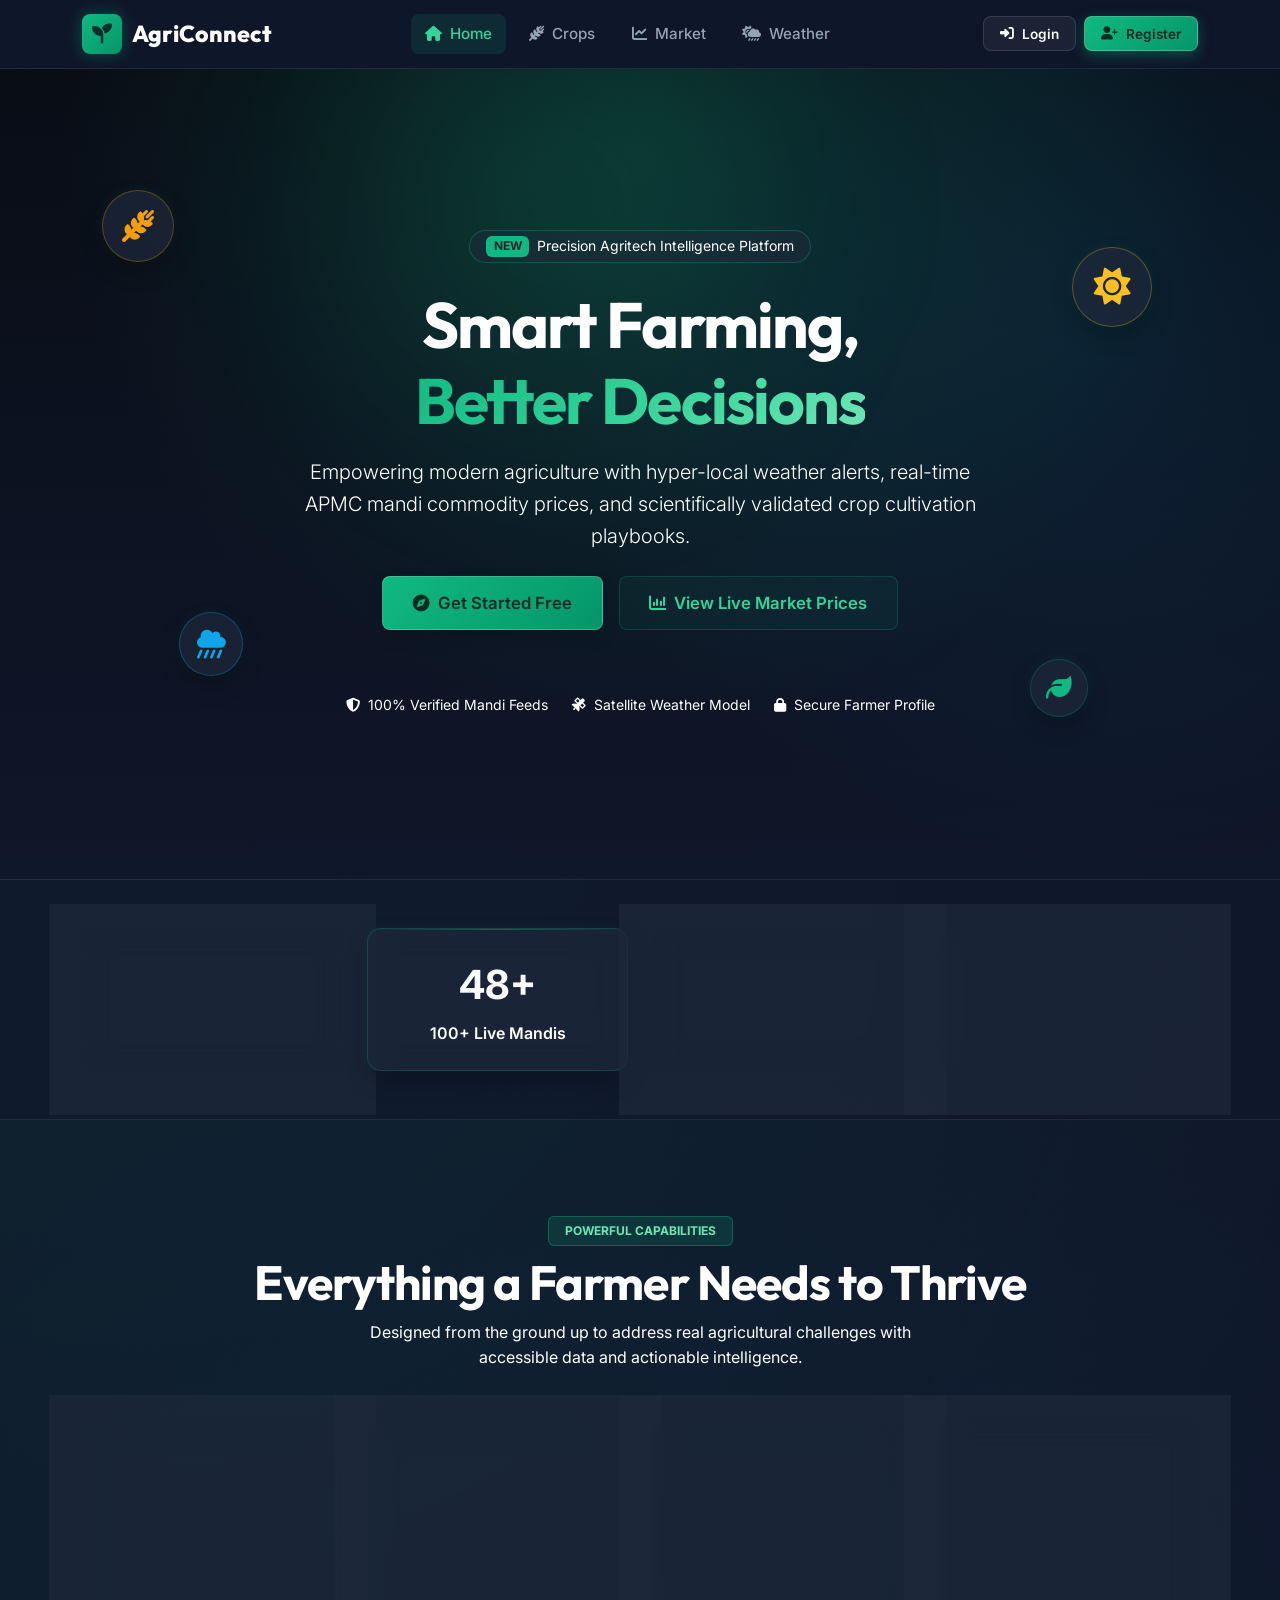
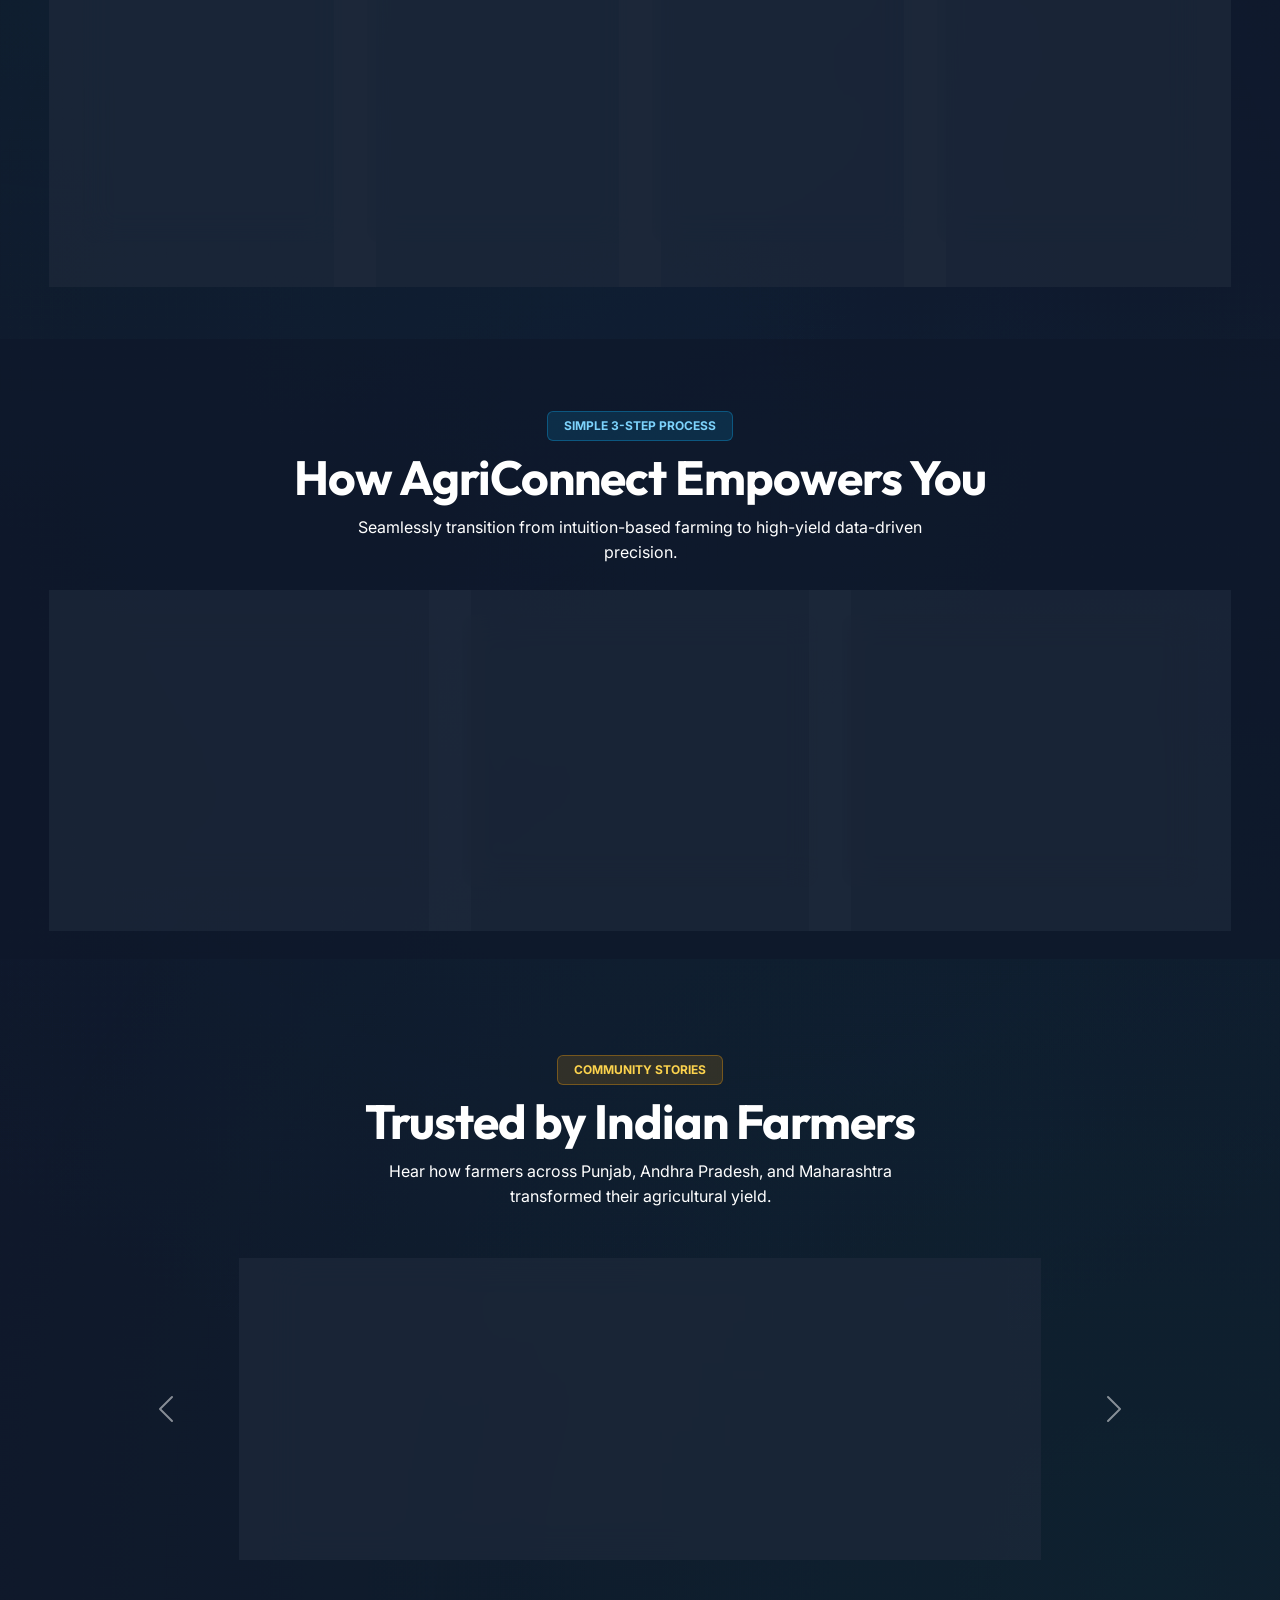
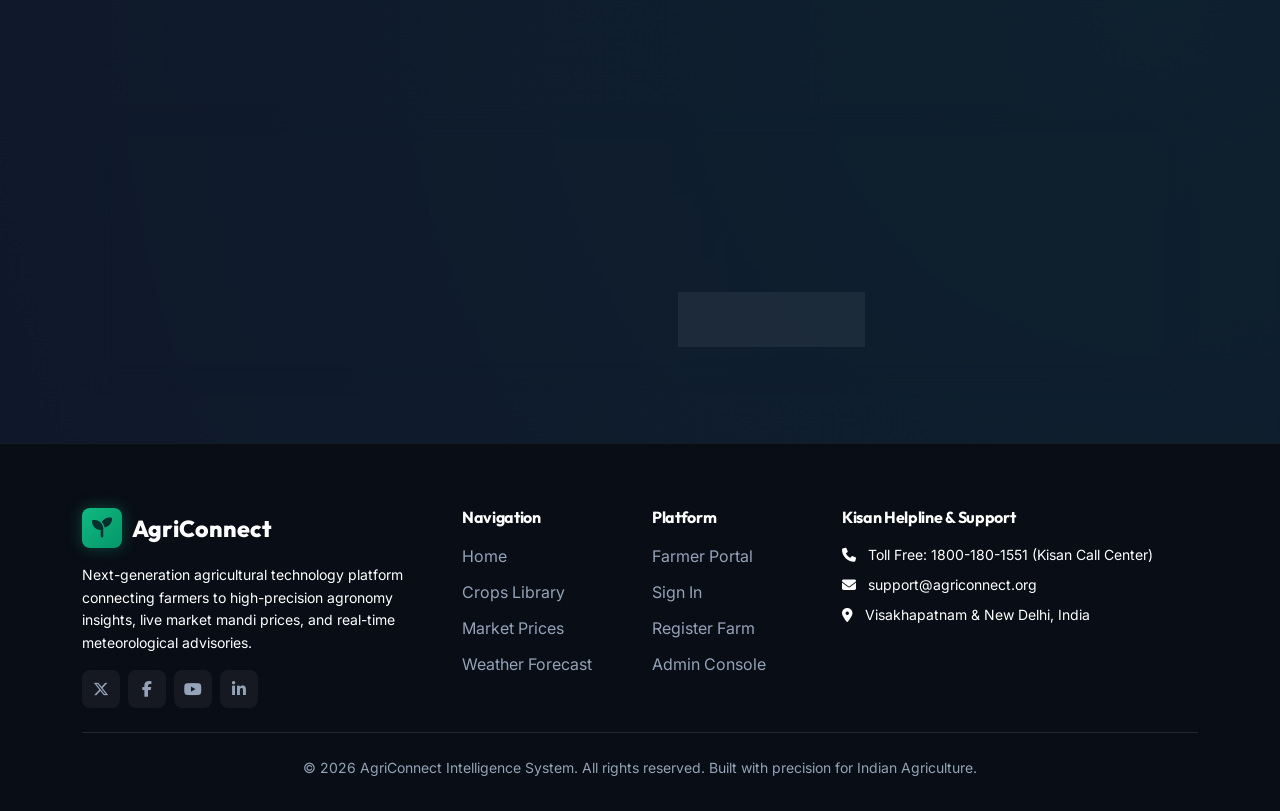
<file: frontend/index.html>
<!DOCTYPE html>
<html lang="en">
<head>
  <meta charset="UTF-8">
  <meta name="viewport" content="width=device-width, initial-scale=1.0">
  <title>AgriConnect | Smart Farming, Better Decisions</title>
  <meta name="description" content="AI & Data-driven agricultural intelligence platform empowering Indian farmers with real-time crop insights, mandi prices, and weather advisories.">
  
  <!-- Bootstrap 5 CSS -->
  <link href="https://cdn.jsdelivr.net/npm/bootstrap@5.3.3/dist/css/bootstrap.min.css" rel="stylesheet">
  <!-- Font Awesome 6 -->
  <link rel="stylesheet" href="https://cdnjs.cloudflare.com/ajax/libs/font-awesome/6.5.1/css/all.min.css">
  <!-- Custom Design System -->
  <link rel="stylesheet" href="css/style.css">
</head>
<body class="bg-mesh">

  <!-- ================= Sticky Navbar ================= -->
  <nav class="navbar navbar-expand-lg navbar-agri">
    <div class="container">
      <a class="brand-logo" href="index.html">
        <div class="brand-icon">
          <i class="fa-solid fa-seedling"></i>
        </div>
        <span>AgriConnect</span>
      </a>
      
      <button class="navbar-toggler text-white border-0" type="button" data-bs-toggle="collapse" data-bs-target="#navbarAgriContent">
        <i class="fa-solid fa-bars fs-4 text-emerald"></i>
      </button>

      <div class="collapse navbar-collapse" id="navbarAgriContent">
        <ul class="navbar-nav mx-auto mb-2 mb-lg-0 gap-lg-2">
          <li class="nav-item">
            <a class="nav-link nav-link-agri active" href="index.html">
              <i class="fa-solid fa-house me-1 text-emerald"></i> Home
            </a>
          </li>
          <li class="nav-item">
            <a class="nav-link nav-link-agri" href="crops.html">
              <i class="fa-solid fa-wheat-awn me-1 text-emerald"></i> Crops
            </a>
          </li>
          <li class="nav-item">
            <a class="nav-link nav-link-agri" href="market.html">
              <i class="fa-solid fa-chart-line me-1 text-emerald"></i> Market
            </a>
          </li>
          <li class="nav-item">
            <a class="nav-link nav-link-agri" href="weather.html">
              <i class="fa-solid fa-cloud-sun-rain me-1 text-emerald"></i> Weather
            </a>
          </li>
        </ul>

        <div class="d-flex align-items-center gap-2" id="navAuthSection">
          <a href="login.html" class="btn btn-glass btn-sm px-3">
            <i class="fa-solid fa-right-to-bracket"></i> Login
          </a>
          <a href="register.html" class="btn btn-emerald btn-sm px-3">
            <i class="fa-solid fa-user-plus"></i> Register
          </a>
        </div>
      </div>
    </div>
  </nav>

  <!-- ================= Hero Section ================= -->
  <header class="hero-mesh position-relative d-flex align-items-center" style="min-height: 90vh;">
    <!-- Animated Floating Icons -->
    <div class="floating-icon icon-wheat">
      <i class="fa-solid fa-wheat-awn"></i>
    </div>
    <div class="floating-icon icon-sun">
      <i class="fa-solid fa-sun"></i>
    </div>
    <div class="floating-icon icon-rain">
      <i class="fa-solid fa-cloud-showers-heavy"></i>
    </div>
    <div class="floating-icon icon-leaf">
      <i class="fa-solid fa-leaf"></i>
    </div>

    <div class="container py-5 position-relative" style="z-index: 2;">
      <div class="row align-items-center justify-content-center text-center">
        <div class="col-lg-9 col-xl-8 animate-fade-in">
          
          <div class="d-inline-flex align-items-center gap-2 px-3 py-1 rounded-pill mb-4 glass-panel border" style="border-color: rgba(16, 185, 129, 0.3) !important;">
            <span class="badge bg-emerald text-dark fw-bold" style="background-color: var(--primary) !important;">NEW</span>
            <span class="text-white-50 small">Precision Agritech Intelligence Platform</span>
          </div>

          <h1 class="display-3 fw-bolder mb-3 text-white" style="letter-spacing: -0.03em;">
            Smart Farming, <br>
            <span style="background: linear-gradient(135deg, #10b981 0%, #34d399 50%, #6ee7b7 100%); -webkit-background-clip: text; -webkit-text-fill-color: transparent;">
              Better Decisions
            </span>
          </h1>

          <p class="lead text-muted mb-4 mx-auto" style="max-width: 680px; font-size: 1.25rem;">
            Empowering modern agriculture with hyper-local weather alerts, real-time APMC mandi commodity prices, and scientifically validated crop cultivation playbooks.
          </p>

          <div class="d-flex flex-wrap gap-3 justify-content-center">
            <a href="register.html" class="btn btn-emerald btn-lg shadow">
              <i class="fa-solid fa-compass"></i> Get Started Free
            </a>
            <a href="market.html" class="btn btn-outline-emerald btn-lg">
              <i class="fa-solid fa-chart-column"></i> View Live Market Prices
            </a>
          </div>

          <!-- Trust Badges -->
          <div class="mt-5 pt-3 d-flex flex-wrap justify-content-center gap-4 text-muted small">
            <div><i class="fa-solid fa-shield-halved text-emerald me-1"></i> 100% Verified Mandi Feeds</div>
            <div><i class="fa-solid fa-satellite text-emerald me-1"></i> Satellite Weather Model</div>
            <div><i class="fa-solid fa-lock text-emerald me-1"></i> Secure Farmer Profile</div>
          </div>

        </div>
      </div>
    </div>
  </header>

  <!-- ================= Stats Counter Section ================= -->
  <section class="py-5" style="background: rgba(15, 23, 42, 0.6); border-top: 1px solid var(--border-subtle); border-bottom: 1px solid var(--border-subtle);">
    <div class="container">
      <div class="row g-4 text-center">
        <div class="col-6 col-md-3">
          <div class="glass-card p-4">
            <div class="text-emerald fs-1 fw-bolder counter-val" data-target="15">0</div>
            <div class="text-muted fw-semibold mt-1">15+ Crop Blueprints</div>
          </div>
        </div>
        <div class="col-6 col-md-3">
          <div class="glass-card p-4">
            <div class="text-emerald fs-1 fw-bolder counter-val" data-target="100">0</div>
            <div class="text-muted fw-semibold mt-1">100+ Live Mandis</div>
          </div>
        </div>
        <div class="col-6 col-md-3">
          <div class="glass-card p-4">
            <div class="text-emerald fs-1 fw-bolder counter-val" data-target="28">0</div>
            <div class="text-muted fw-semibold mt-1">28 States Covered</div>
          </div>
        </div>
        <div class="col-6 col-md-3">
          <div class="glass-card p-4">
            <div class="text-emerald fs-1 fw-bolder counter-val" data-target="24">0</div>
            <div class="text-muted fw-semibold mt-1">24/7 Weather Forecasts</div>
          </div>
        </div>
      </div>
    </div>
  </section>

  <!-- ================= Features Grid ================= -->
  <section class="py-5 my-5">
    <div class="container">
      <div class="text-center mb-5">
        <span class="badge badge-emerald px-3 py-2 mb-2">POWERFUL CAPABILITIES</span>
        <h2 class="display-5 fw-bold text-white">Everything a Farmer Needs to Thrive</h2>
        <p class="text-muted mx-auto" style="max-width: 600px;">
          Designed from the ground up to address real agricultural challenges with accessible data and actionable intelligence.
        </p>
      </div>

      <div class="row g-4">
        <!-- Feature 1: Crop Info -->
        <div class="col-md-6 col-lg-3">
          <div class="glass-card glass-card-hover p-4 h-100 d-flex flex-direction-column">
            <div class="stat-icon mb-3" style="background: rgba(16, 185, 129, 0.15); color: var(--primary-light);">
              <i class="fa-solid fa-wheat-awn fs-3"></i>
            </div>
            <h4 class="text-white mb-2">Crop Info</h4>
            <p class="text-muted flex-grow-1">
              Comprehensive scientific agronomy guides covering soil prep, optimal sowing temperature, water schedules, and harvesting.
            </p>
            <a href="crops.html" class="text-emerald fw-semibold small mt-3 d-inline-flex align-items-center gap-1">
              Explore library <i class="fa-solid fa-arrow-right"></i>
            </a>
          </div>
        </div>

        <!-- Feature 2: Market Prices -->
        <div class="col-md-6 col-lg-3">
          <div class="glass-card glass-card-hover p-4 h-100 d-flex flex-direction-column">
            <div class="stat-icon mb-3" style="background: rgba(245, 158, 11, 0.15); color: var(--accent-gold);">
              <i class="fa-solid fa-arrow-trend-up fs-3"></i>
            </div>
            <h4 class="text-white mb-2">Market Prices</h4>
            <p class="text-muted flex-grow-1">
              Real-time APMC mandi commodity rates with Min, Max, and Modal price analysis across districts to maximize sales revenue.
            </p>
            <a href="market.html" class="text-emerald fw-semibold small mt-3 d-inline-flex align-items-center gap-1">
              Check prices <i class="fa-solid fa-arrow-right"></i>
            </a>
          </div>
        </div>

        <!-- Feature 3: Weather Updates -->
        <div class="col-md-6 col-lg-3">
          <div class="glass-card glass-card-hover p-4 h-100 d-flex flex-direction-column">
            <div class="stat-icon mb-3" style="background: rgba(14, 165, 233, 0.15); color: var(--accent-sky);">
              <i class="fa-solid fa-cloud-sun-rain fs-3"></i>
            </div>
            <h4 class="text-white mb-2">Weather Updates</h4>
            <p class="text-muted flex-grow-1">
              Hyper-local 7-day weather predictions with automated agricultural advisories for pest management and irrigation timing.
            </p>
            <a href="weather.html" class="text-emerald fw-semibold small mt-3 d-inline-flex align-items-center gap-1">
              View forecasts <i class="fa-solid fa-arrow-right"></i>
            </a>
          </div>
        </div>

        <!-- Feature 4: Farmer Profiles -->
        <div class="col-md-6 col-lg-3">
          <div class="glass-card glass-card-hover p-4 h-100 d-flex flex-direction-column">
            <div class="stat-icon mb-3" style="background: rgba(139, 92, 246, 0.15); color: var(--accent-purple);">
              <i class="fa-solid fa-id-card-clip fs-3"></i>
            </div>
            <h4 class="text-white mb-2">Farmer Profiles</h4>
            <p class="text-muted flex-grow-1">
              Personalized dashboard matching your farm acreage, soil conditions, saved crops, and targeted regional government subsidies.
            </p>
            <a href="dashboard.html" class="text-emerald fw-semibold small mt-3 d-inline-flex align-items-center gap-1">
              Open portal <i class="fa-solid fa-arrow-right"></i>
            </a>
          </div>
        </div>
      </div>
    </div>
  </section>

  <!-- ================= How It Works Section ================= -->
  <section class="py-5" style="background: rgba(15, 23, 42, 0.7);">
    <div class="container py-4">
      <div class="text-center mb-5">
        <span class="badge badge-sky px-3 py-2 mb-2">SIMPLE 3-STEP PROCESS</span>
        <h2 class="display-5 fw-bold text-white">How AgriConnect Empowers You</h2>
        <p class="text-muted mx-auto" style="max-width: 580px;">
          Seamlessly transition from intuition-based farming to high-yield data-driven precision.
        </p>
      </div>

      <div class="row g-4 align-items-center">
        <!-- Step 1 -->
        <div class="col-md-4">
          <div class="glass-card p-4 text-center position-relative">
            <div class="badge rounded-circle bg-emerald text-dark fw-bold mb-3 fs-5" style="width: 44px; height: 44px; display: inline-flex; align-items: center; justify-content: center;">
              1
            </div>
            <h4 class="text-white mb-3">Create Farmer Profile</h4>
            <p class="text-muted">
              Register your farm location, soil characteristics, primary crops, and acreage to unlock personalized advisory services.
            </p>
          </div>
        </div>

        <!-- Step 2 -->
        <div class="col-md-4">
          <div class="glass-card p-4 text-center position-relative">
            <div class="badge rounded-circle bg-emerald text-dark fw-bold mb-3 fs-5" style="width: 44px; height: 44px; display: inline-flex; align-items: center; justify-content: center;">
              2
            </div>
            <h4 class="text-white mb-3">Track Weather & Mandis</h4>
            <p class="text-muted">
              Receive live alerts regarding monsoon progress, sudden rainfall probability, and compare market prices across nearby mandis.
            </p>
          </div>
        </div>

        <!-- Step 3 -->
        <div class="col-md-4">
          <div class="glass-card p-4 text-center position-relative">
            <div class="badge rounded-circle bg-emerald text-dark fw-bold mb-3 fs-5" style="width: 44px; height: 44px; display: inline-flex; align-items: center; justify-content: center;">
              3
            </div>
            <h4 class="text-white mb-3">Harvest & Sell Profitably</h4>
            <p class="text-muted">
              Utilize scientific cultivation advice throughout the crop lifecycle and time market dispatches to earn maximum profit margins.
            </p>
          </div>
        </div>
      </div>
    </div>
  </section>

  <!-- ================= Testimonials Carousel ================= -->
  <section class="py-5 my-5">
    <div class="container">
      <div class="text-center mb-5">
        <span class="badge badge-gold px-3 py-2 mb-2">COMMUNITY STORIES</span>
        <h2 class="display-5 fw-bold text-white">Trusted by Indian Farmers</h2>
        <p class="text-muted mx-auto" style="max-width: 580px;">
          Hear how farmers across Punjab, Andhra Pradesh, and Maharashtra transformed their agricultural yield.
        </p>
      </div>

      <div id="testimonialCarousel" class="carousel slide" data-bs-ride="carousel">
        <div class="carousel-inner">
          <!-- Testimonial 1 -->
          <div class="carousel-item active">
            <div class="row justify-content-center">
              <div class="col-lg-8">
                <div class="glass-card p-5 text-center position-relative">
                  <i class="fa-solid fa-quote-left text-emerald fs-1 opacity-25 position-absolute top-0 start-0 m-4"></i>
                  <p class="fs-5 text-light fst-italic mb-4">
                    "With AgriConnect's daily APMC modal price comparison, I bypassed local middlemen and sold my Basmati paddy in Gurdaspur at ₹4,150/quintal instead of ₹3,700. That's an extra ₹90,000 profit on my 8-acre harvest!"
                  </p>
                  <div class="d-flex align-items-center justify-content-center gap-3">
                    <div class="rounded-circle bg-emerald d-flex align-items-center justify-content-center text-dark fw-bold" style="width: 52px; height: 52px; font-size: 1.2rem;">
                      GS
                    </div>
                    <div class="text-start">
                      <h6 class="text-white mb-0 fw-bold">Gurpreet Singh</h6>
                      <small class="text-emerald">Paddy & Wheat Farmer, Punjab</small>
                    </div>
                  </div>
                </div>
              </div>
            </div>
          </div>

          <!-- Testimonial 2 -->
          <div class="carousel-item">
            <div class="row justify-content-center">
              <div class="col-lg-8">
                <div class="glass-card p-5 text-center position-relative">
                  <i class="fa-solid fa-quote-left text-emerald fs-1 opacity-25 position-absolute top-0 start-0 m-4"></i>
                  <p class="fs-5 text-light fst-italic mb-4">
                    "The hyper-local rain forecast saved my chilli crop from an unexpected unseasonal downpour. The agricultural advisory recommended delaying fertilizer application, preserving thousands in input costs."
                  </p>
                  <div class="d-flex align-items-center justify-content-center gap-3">
                    <div class="rounded-circle bg-emerald d-flex align-items-center justify-content-center text-dark fw-bold" style="width: 52px; height: 52px; font-size: 1.2rem;">
                      RV
                    </div>
                    <div class="text-start">
                      <h6 class="text-white mb-0 fw-bold">Ramesh Varma</h6>
                      <small class="text-emerald">Chilli & Cotton Cultivator, Guntur, AP</small>
                    </div>
                  </div>
                </div>
              </div>
            </div>
          </div>

          <!-- Testimonial 3 -->
          <div class="carousel-item">
            <div class="row justify-content-center">
              <div class="col-lg-8">
                <div class="glass-card p-5 text-center position-relative">
                  <i class="fa-solid fa-quote-left text-emerald fs-1 opacity-25 position-absolute top-0 start-0 m-4"></i>
                  <p class="fs-5 text-light fst-italic mb-4">
                    "The crop blueprint for soybean was remarkably thorough. Clear irrigation schedules and soil preparation advice allowed our cooperative to boost yield by nearly 22% in our very first season."
                  </p>
                  <div class="d-flex align-items-center justify-content-center gap-3">
                    <div class="rounded-circle bg-emerald d-flex align-items-center justify-content-center text-dark fw-bold" style="width: 52px; height: 52px; font-size: 1.2rem;">
                      SP
                    </div>
                    <div class="text-start">
                      <h6 class="text-white mb-0 fw-bold">Sunita Patil</h6>
                      <small class="text-emerald">Soybean & Pulses Producer, Nashik, MH</small>
                    </div>
                  </div>
                </div>
              </div>
            </div>
          </div>
        </div>

        <!-- Carousel Controls -->
        <button class="carousel-control-prev" type="button" data-bs-target="#testimonialCarousel" data-bs-slide="prev">
          <span class="carousel-control-prev-icon" aria-hidden="true"></span>
          <span class="visually-hidden">Previous</span>
        </button>
        <button class="carousel-control-next" type="button" data-bs-target="#testimonialCarousel" data-bs-slide="next">
          <span class="carousel-control-next-icon" aria-hidden="true"></span>
          <span class="visually-hidden">Next</span>
        </button>
      </div>
    </div>
  </section>

  <!-- ================= CTA Banner ================= -->
  <section class="py-5">
    <div class="container">
      <div class="glass-card p-5 text-center position-relative overflow-hidden" style="background: linear-gradient(135deg, rgba(6, 78, 59, 0.7) 0%, rgba(15, 23, 42, 0.9) 100%);">
        <h2 class="display-6 fw-bold text-white mb-3">Ready to Upgrade Your Agricultural Harvest?</h2>
        <p class="text-muted mx-auto mb-4" style="max-width: 580px;">
          Join thousands of smart farmers who rely on AgriConnect daily for crop knowledge, mandi prices, and weather alerts.
        </p>
        <div class="d-flex flex-wrap justify-content-center gap-3">
          <a href="register.html" class="btn btn-emerald btn-lg px-4">
            <i class="fa-solid fa-user-plus"></i> Create Free Account
          </a>
          <a href="crops.html" class="btn btn-glass btn-lg px-4">
            <i class="fa-solid fa-compass"></i> Explore Crops
          </a>
        </div>
      </div>
    </div>
  </section>

  <!-- ================= Footer ================= -->
  <footer class="footer-agri">
    <div class="container">
      <div class="row g-4 mb-4">
        <div class="col-lg-4">
          <a class="brand-logo mb-3 d-inline-flex" href="index.html">
            <div class="brand-icon">
              <i class="fa-solid fa-seedling"></i>
            </div>
            <span>AgriConnect</span>
          </a>
          <p class="text-muted small pe-lg-4">
            Next-generation agricultural technology platform connecting farmers to high-precision agronomy insights, live market mandi prices, and real-time meteorological advisories.
          </p>
          <div class="d-flex gap-2 mt-3">
            <a href="#" class="social-icon-btn"><i class="fa-brands fa-x-twitter"></i></a>
            <a href="#" class="social-icon-btn"><i class="fa-brands fa-facebook-f"></i></a>
            <a href="#" class="social-icon-btn"><i class="fa-brands fa-youtube"></i></a>
            <a href="#" class="social-icon-btn"><i class="fa-brands fa-linkedin-in"></i></a>
          </div>
        </div>

        <div class="col-6 col-lg-2">
          <h6 class="text-white fw-bold mb-3">Navigation</h6>
          <a href="index.html" class="footer-link">Home</a>
          <a href="crops.html" class="footer-link">Crops Library</a>
          <a href="market.html" class="footer-link">Market Prices</a>
          <a href="weather.html" class="footer-link">Weather Forecast</a>
        </div>

        <div class="col-6 col-lg-2">
          <h6 class="text-white fw-bold mb-3">Platform</h6>
          <a href="dashboard.html" class="footer-link">Farmer Portal</a>
          <a href="login.html" class="footer-link">Sign In</a>
          <a href="register.html" class="footer-link">Register Farm</a>
          <a href="admin.html" class="footer-link">Admin Console</a>
        </div>

        <div class="col-lg-4">
          <h6 class="text-white fw-bold mb-3">Kisan Helpline & Support</h6>
          <p class="text-muted small mb-2">
            <i class="fa-solid fa-phone text-emerald me-2"></i> Toll Free: 1800-180-1551 (Kisan Call Center)
          </p>
          <p class="text-muted small mb-2">
            <i class="fa-solid fa-envelope text-emerald me-2"></i> support@agriconnect.org
          </p>
          <p class="text-muted small">
            <i class="fa-solid fa-location-dot text-emerald me-2"></i> Visakhapatnam & New Delhi, India
          </p>
        </div>
      </div>

      <div class="pt-4 border-top border-secondary border-opacity-25 text-center text-muted small">
        <p class="mb-0">&copy; 2026 AgriConnect Intelligence System. All rights reserved. Built with precision for Indian Agriculture.</p>
      </div>
    </div>
  </footer>

  <!-- Bootstrap 5 Bundle JS -->
  <script src="https://cdn.jsdelivr.net/npm/bootstrap@5.3.3/dist/js/bootstrap.bundle.min.js"></script>
  <!-- Auth Helper -->
  <script src="js/config.js"></script>
  <script src="js/auth.js"></script>

  <!-- Dynamic Nav & Counter Animation -->
  <script>
    document.addEventListener('DOMContentLoaded', () => {
      // Dynamic auth buttons in navbar
      const navAuthSection = document.getElementById('navAuthSection');
      if (isLoggedIn()) {
        const user = getUserFromToken();
        const displayName = (user && user.name) ? user.name.split(' ')[0] : 'Farmer';
        navAuthSection.innerHTML = `
          <a href="dashboard.html" class="btn btn-glass btn-sm px-3">
            <i class="fa-solid fa-user-check text-emerald me-1"></i> ${displayName}
          </a>
          <a href="dashboard.html" class="btn btn-emerald btn-sm px-3">
            <i class="fa-solid fa-gauge-high"></i> Dashboard
          </a>
        `;
      }

      // Animated counters
      const counters = document.querySelectorAll('.counter-val');
      const speed = 60;

      const runCounters = () => {
        counters.forEach(counter => {
          const target = +counter.getAttribute('data-target');
          let count = 0;
          const inc = Math.max(1, Math.floor(target / speed));
          
          const updateCount = () => {
            count += inc;
            if (count < target) {
              counter.innerText = count + '+';
              setTimeout(updateCount, 25);
            } else {
              counter.innerText = target + '+';
            }
          };
          updateCount();
        });
      };

      // Intersection Observer to trigger counters when visible
      const observer = new IntersectionObserver((entries, obs) => {
        entries.forEach(entry => {
          if (entry.isIntersecting) {
            runCounters();
            obs.disconnect();
          }
        });
      }, { threshold: 0.3 });

      const statsSection = document.querySelector('.counter-val');
      if (statsSection) {
        observer.observe(statsSection.parentElement);
      }
    });
  </script>
</body>
</html>
</file>
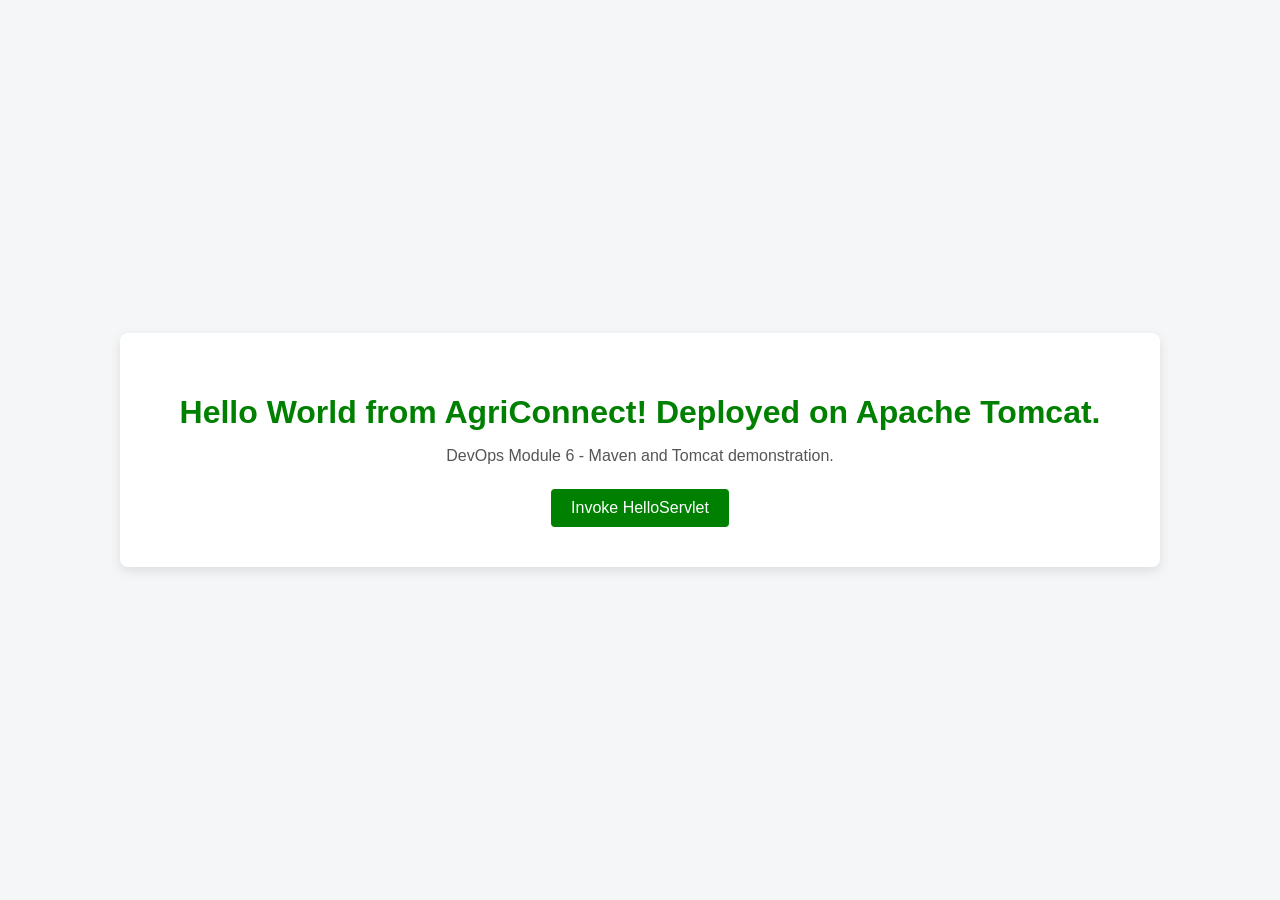
<file: demo/src/main/webapp/index.html>
<!DOCTYPE html>
<html lang="en">
<head>
    <meta charset="UTF-8">
    <meta name="viewport" content="width=device-width, initial-scale=1.0">
    <title>Hello World - AgriConnect</title>
    <style>
        body {
            font-family: -apple-system, BlinkMacSystemFont, 'Segoe UI', Roboto, Helvetica, Arial, sans-serif;
            background-color: #f4f6f8;
            color: #333333;
            display: flex;
            justify-content: center;
            align-items: center;
            height: 100vh;
            margin: 0;
        }
        .container {
            background: #ffffff;
            padding: 40px 60px;
            border-radius: 8px;
            box-shadow: 0 4px 12px rgba(0, 0, 0, 0.1);
            text-align: center;
        }
        h1 {
            color: green;
            margin-bottom: 12px;
        }
        p {
            font-size: 16px;
            color: #555555;
            margin-bottom: 24px;
        }
        a.btn {
            display: inline-block;
            background-color: green;
            color: #ffffff;
            padding: 10px 20px;
            text-decoration: none;
            border-radius: 4px;
            font-weight: 500;
        }
        a.btn:hover {
            background-color: #1b5e20;
        }
    </style>
</head>
<body>
    <div class="container">
        <h1>Hello World from AgriConnect! Deployed on Apache Tomcat.</h1>
        <p>DevOps Module 6 - Maven and Tomcat demonstration.</p>
        <a class="btn" href="hello">Invoke HelloServlet</a>
    </div>
</body>
</html>
</file>
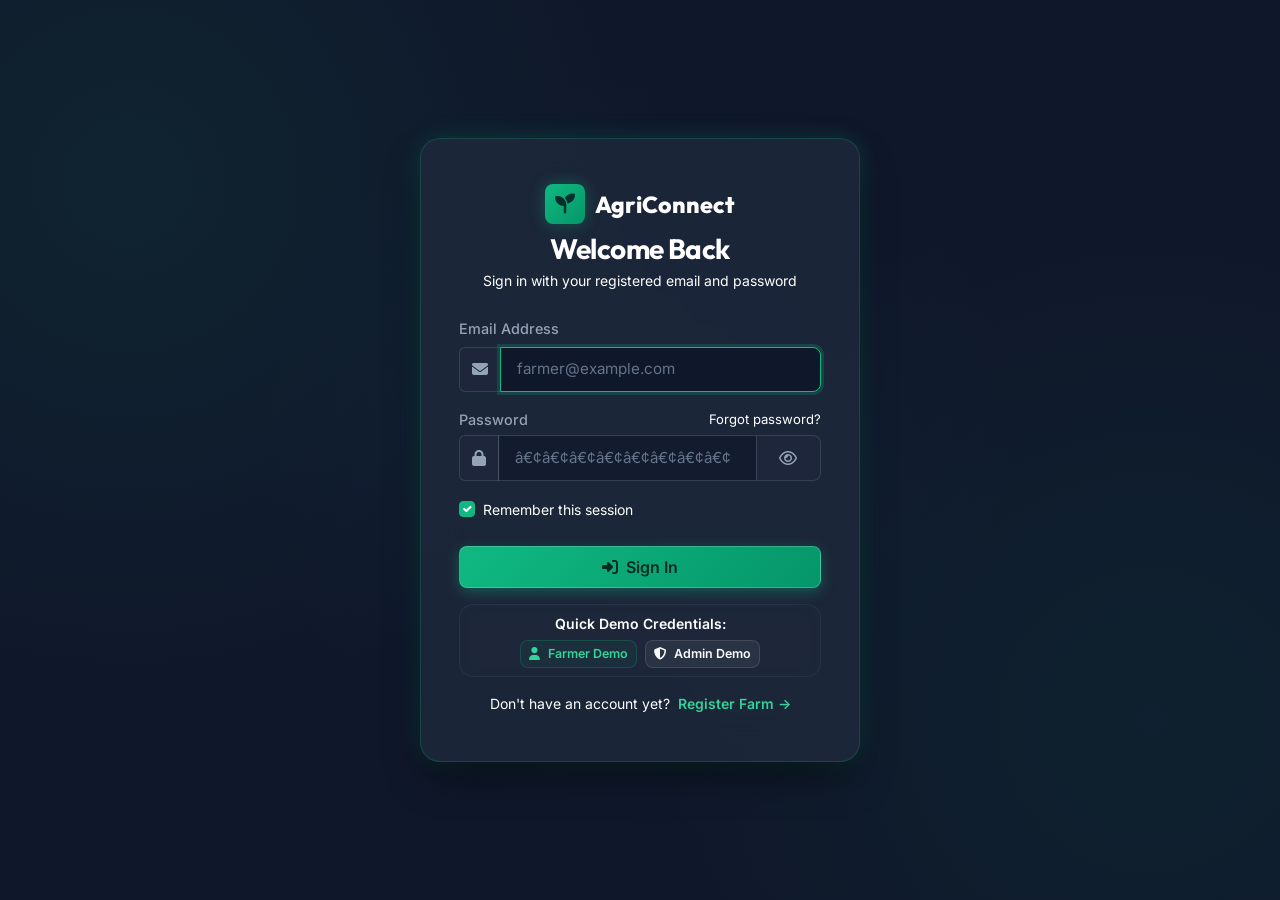
<file: frontend/admin.html>
<!DOCTYPE html>
<html lang="en">
<head>
  <meta charset="UTF-8">
  <meta name="viewport" content="width=device-width, initial-scale=1.0">
  <title>AgriConnect | Administrative Management Console</title>
  <meta name="description" content="Centralized administration console for managing crops, APMC mandi commodity records, kisan announcements, and registered farmer profiles.">
  
  <!-- Bootstrap 5 CSS -->
  <link href="https://cdn.jsdelivr.net/npm/bootstrap@5.3.3/dist/css/bootstrap.min.css" rel="stylesheet">
  <!-- Font Awesome 6 -->
  <link rel="stylesheet" href="https://cdnjs.cloudflare.com/ajax/libs/font-awesome/6.5.1/css/all.min.css">
  <!-- Custom Design System -->
  <link rel="stylesheet" href="css/style.css">
</head>
<body class="bg-mesh">

  <!-- ================= Navigation ================= -->
  <nav class="navbar navbar-expand-lg navbar-agri">
    <div class="container">
      <a class="brand-logo" href="admin.html">
        <div class="brand-icon" style="background: linear-gradient(135deg, #f59e0b 0%, #d97706 100%);">
          <i class="fa-solid fa-shield-halved"></i>
        </div>
        <span>AgriConnect <span class="badge badge-gold fs-6 ms-2">ADMIN</span></span>
      </a>

      <button class="navbar-toggler text-white border-0" type="button" data-bs-toggle="collapse" data-bs-target="#navbarAdmin">
        <i class="fa-solid fa-bars fs-4 text-emerald"></i>
      </button>

      <div class="collapse navbar-collapse" id="navbarAdmin">
        <ul class="navbar-nav mx-auto mb-2 mb-lg-0 gap-lg-2">
          <li class="nav-item">
            <a class="nav-link nav-link-agri" href="dashboard.html">
              <i class="fa-solid fa-gauge-high me-1 text-emerald"></i> Farmer View
            </a>
          </li>
          <li class="nav-item">
            <a class="nav-link nav-link-agri active" href="admin.html">
              <i class="fa-solid fa-sliders me-1 text-warning"></i> Admin Panel
            </a>
          </li>
        </ul>

        <div class="d-flex align-items-center gap-3">
          <span class="text-white-50 small d-none d-md-inline" id="adminUserGreeting">
            <i class="fa-solid fa-user-shield text-warning me-1"></i> Administrator
          </span>
          <button class="btn btn-glass btn-sm px-3" onclick="logout()">
            <i class="fa-solid fa-right-from-bracket"></i> Sign Out
          </button>
        </div>
      </div>
    </div>
  </nav>

  <!-- ================= Hero Header ================= -->
  <section class="py-4 position-relative" style="background: linear-gradient(180deg, rgba(245, 158, 11, 0.15) 0%, rgba(15, 23, 42, 0) 100%);">
    <div class="container">
      <div class="row align-items-center justify-content-between g-3">
        <div class="col-lg-8">
          <h1 class="display-6 fw-bold text-white mb-1">Platform Administrative Console</h1>
          <p class="text-muted small mb-0">
            Maintain the agricultural database: crop playbooks, mandi transactions, official bulletins, and registered kisan users.
          </p>
        </div>
        <div class="col-lg-4 text-lg-end">
          <span class="badge badge-emerald px-3 py-2">
            <i class="fa-solid fa-lock text-emerald me-1"></i> Role: Administrator (Full Access)
          </span>
        </div>
      </div>
    </div>
  </section>

  <!-- ================= Management Tabs ================= -->
  <section class="py-3 mb-5">
    <div class="container">
      
      <!-- Nav Tabs -->
      <ul class="nav nav-tabs nav-tabs-agri mb-4" id="adminTabs" role="tablist">
        <li class="nav-item" role="presentation">
          <button class="nav-link active" id="crops-tab" data-bs-toggle="tab" data-bs-target="#tab-crops" type="button" role="tab">
            <i class="fa-solid fa-wheat-awn me-2 text-emerald"></i> (a) Manage Crops
          </button>
        </li>
        <li class="nav-item" role="presentation">
          <button class="nav-link" id="market-tab" data-bs-toggle="tab" data-bs-target="#tab-market" type="button" role="tab">
            <i class="fa-solid fa-chart-line me-2 text-warning"></i> (b) Market Prices
          </button>
        </li>
        <li class="nav-item" role="presentation">
          <button class="nav-link" id="announcements-tab" data-bs-toggle="tab" data-bs-target="#tab-announcements" type="button" role="tab">
            <i class="fa-solid fa-bullhorn me-2 text-info"></i> (c) Announcements
          </button>
        </li>
        <li class="nav-item" role="presentation">
          <button class="nav-link" id="farmers-tab" data-bs-toggle="tab" data-bs-target="#tab-farmers" type="button" role="tab">
            <i class="fa-solid fa-users-gear me-2 text-purple"></i> (d) Farmer Management
          </button>
        </li>
      </ul>

      <!-- Tab Content Area -->
      <div class="tab-content" id="adminTabContent">
        
        <!-- ================= TAB 1: CROPS ================= -->
        <div class="tab-pane fade show active" id="tab-crops" role="tabpanel">
          <div class="glass-card p-4">
            <div class="d-flex flex-wrap align-items-center justify-content-between mb-4 gap-3">
              <div>
                <h5 class="text-white fw-bold mb-1">Crop Blueprints Repository</h5>
                <small class="text-muted">Manage agronomy specifications, soil profiles, and water bounds</small>
              </div>
              <button class="btn btn-emerald btn-sm" data-bs-toggle="modal" data-bs-target="#cropModal" onclick="prepareAddCrop()">
                <i class="fa-solid fa-plus"></i> Add New Crop
              </button>
            </div>

            <div class="table-responsive">
              <table class="table-agri">
                <thead>
                  <tr>
                    <th>ID</th>
                    <th>Crop Name</th>
                    <th>Category</th>
                    <th>Season</th>
                    <th>Soil Type</th>
                    <th>Water Req</th>
                    <th class="text-end">Actions</th>
                  </tr>
                </thead>
                <tbody id="adminCropsTableBody">
                  <tr>
                    <td colspan="7" class="text-center py-4 text-muted">
                      <i class="fa-solid fa-spinner fa-spin me-2"></i> Loading crops database...
                    </td>
                  </tr>
                </tbody>
              </table>
            </div>
          </div>
        </div>

        <!-- ================= TAB 2: MARKET PRICES ================= -->
        <div class="tab-pane fade" id="tab-market" role="tabpanel">
          <div class="glass-card p-4">
            <div class="d-flex flex-wrap align-items-center justify-content-between mb-4 gap-3">
              <div>
                <h5 class="text-white fw-bold mb-1">APMC Mandi Commodity Prices</h5>
                <small class="text-muted">Record verified daily commodity rates per quintal</small>
              </div>
              <button class="btn btn-emerald btn-sm" data-bs-toggle="modal" data-bs-target="#marketModal" onclick="prepareAddMarket()">
                <i class="fa-solid fa-plus"></i> Add Market Price
              </button>
            </div>

            <div class="table-responsive">
              <table class="table-agri">
                <thead>
                  <tr>
                    <th>Crop</th>
                    <th>Market Name</th>
                    <th>District</th>
                    <th>State</th>
                    <th class="text-end">Min (₹)</th>
                    <th class="text-end">Max (₹)</th>
                    <th class="text-end">Modal (₹)</th>
                    <th>Source</th>
                    <th class="text-end">Actions</th>
                  </tr>
                </thead>
                <tbody id="adminMarketTableBody">
                  <tr>
                    <td colspan="9" class="text-center py-4 text-muted">
                      <i class="fa-solid fa-spinner fa-spin me-2"></i> Loading market transactions...
                    </td>
                  </tr>
                </tbody>
              </table>
            </div>
          </div>
        </div>

        <!-- ================= TAB 3: ANNOUNCEMENTS ================= -->
        <div class="tab-pane fade" id="tab-announcements" role="tabpanel">
          <div class="glass-card p-4">
            <div class="d-flex flex-wrap align-items-center justify-content-between mb-4 gap-3">
              <div>
                <h5 class="text-white fw-bold mb-1">Agricultural Bulletins & Advisories</h5>
                <small class="text-muted">Broadcast official MSP, subsidies, and extension schemes to farmers</small>
              </div>
              <button class="btn btn-emerald btn-sm" data-bs-toggle="modal" data-bs-target="#announcementModal">
                <i class="fa-solid fa-plus"></i> Publish Announcement
              </button>
            </div>

            <div class="d-flex flex-column gap-3" id="adminAnnouncementsList">
              <div class="text-center py-4 text-muted">
                <i class="fa-solid fa-spinner fa-spin me-2"></i> Loading announcements...
              </div>
            </div>
          </div>
        </div>

        <!-- ================= TAB 4: FARMER MANAGEMENT ================= -->
        <div class="tab-pane fade" id="tab-farmers" role="tabpanel">
          <div class="glass-card p-4">
            <div class="d-flex flex-wrap align-items-center justify-content-between mb-4 gap-3">
              <div>
                <h5 class="text-white fw-bold mb-1">Registered Kisan Users</h5>
                <small class="text-muted">Active cultivators registered across Indian districts</small>
              </div>
              <span class="badge badge-emerald" id="farmersCountBadge">Loading users...</span>
            </div>

            <div class="table-responsive">
              <table class="table-agri">
                <thead>
                  <tr>
                    <th>Farmer Name</th>
                    <th>Mobile</th>
                    <th>Email</th>
                    <th>State</th>
                    <th>District</th>
                    <th>Farm Size</th>
                    <th>Primary Crop</th>
                  </tr>
                </thead>
                <tbody id="adminFarmersTableBody">
                  <tr>
                    <td colspan="7" class="text-center py-4 text-muted">
                      <i class="fa-solid fa-spinner fa-spin me-2"></i> Fetching registered cultivators...
                    </td>
                  </tr>
                </tbody>
              </table>
            </div>
          </div>
        </div>

      </div>

    </div>
  </section>

  <!-- ================= MODAL: ADD / EDIT CROP ================= -->
  <div class="modal fade" id="cropModal" tabindex="-1">
    <div class="modal-dialog modal-lg modal-dialog-centered">
      <div class="modal-content">
        <form id="cropForm">
          <div class="modal-header">
            <h5 class="modal-title fw-bold text-white" id="cropModalTitle">
              <i class="fa-solid fa-wheat-awn text-emerald me-2"></i> Add Agricultural Crop Blueprint
            </h5>
            <button type="button" class="btn-close btn-close-white" data-bs-dismiss="modal"></button>
          </div>
          <div class="modal-body">
            <input type="hidden" id="cropIdField">
            <div class="row g-3">
              <div class="col-md-6">
                <label class="form-label">Crop Name <span class="text-danger">*</span></label>
                <input type="text" class="form-control" id="cropNameField" required placeholder="e.g. Basmati Rice">
              </div>
              <div class="col-md-6">
                <label class="form-label">Category <span class="text-danger">*</span></label>
                <select class="form-select" id="cropCategoryField" required>
                  <option value="Food Crops">Food Crops</option>
                  <option value="Commercial">Commercial</option>
                  <option value="Pulses">Pulses</option>
                  <option value="Oilseeds">Oilseeds</option>
                  <option value="Horticultural">Horticultural</option>
                </select>
              </div>
              <div class="col-md-6">
                <label class="form-label">Growing Season</label>
                <input type="text" class="form-control" id="cropSeasonField" placeholder="e.g. Kharif (June - Nov)">
              </div>
              <div class="col-md-6">
                <label class="form-label">Ideal Soil Type</label>
                <input type="text" class="form-control" id="cropSoilField" placeholder="e.g. Clayey Alluvial Loam">
              </div>
              <div class="col-md-6">
                <label class="form-label">Water Requirement</label>
                <input type="text" class="form-control" id="cropWaterField" placeholder="e.g. High (1200-1400mm)">
              </div>
              <div class="col-md-6">
                <label class="form-label">Temperature Range</label>
                <input type="text" class="form-control" id="cropTempField" placeholder="e.g. 22°C - 32°C">
              </div>
              <div class="col-12">
                <label class="form-label">Scientific Agronomy Description</label>
                <textarea class="form-control" id="cropDescField" rows="3" placeholder="Field preparation, optimal sowing windows, pest advisories..."></textarea>
              </div>
            </div>
          </div>
          <div class="modal-footer">
            <button type="button" class="btn btn-glass" data-bs-dismiss="modal">Cancel</button>
            <button type="submit" class="btn btn-emerald" id="saveCropBtn">
              <i class="fa-solid fa-floppy-disk"></i> Save Crop
            </button>
          </div>
        </form>
      </div>
    </div>
  </div>

  <!-- ================= MODAL: ADD / EDIT MARKET PRICE ================= -->
  <div class="modal fade" id="marketModal" tabindex="-1">
    <div class="modal-dialog modal-lg modal-dialog-centered">
      <div class="modal-content">
        <form id="marketForm">
          <div class="modal-header">
            <h5 class="modal-title fw-bold text-white" id="marketModalTitle">
              <i class="fa-solid fa-chart-line text-emerald me-2"></i> Record APMC Mandi Rate
            </h5>
            <button type="button" class="btn-close btn-close-white" data-bs-dismiss="modal"></button>
          </div>
          <div class="modal-body">
            <input type="hidden" id="marketIdField">
            <div class="row g-3">
              <div class="col-md-6">
                <label class="form-label">Crop Name <span class="text-danger">*</span></label>
                <input type="text" class="form-control" id="mCropField" required placeholder="e.g. Rice">
              </div>
              <div class="col-md-6">
                <label class="form-label">Market Yard Name <span class="text-danger">*</span></label>
                <input type="text" class="form-control" id="mMarketField" required placeholder="e.g. Anakapalle APMC">
              </div>
              <div class="col-md-6">
                <label class="form-label">District <span class="text-danger">*</span></label>
                <input type="text" class="form-control" id="mDistrictField" required placeholder="e.g. Visakhapatnam">
              </div>
              <div class="col-md-6">
                <label class="form-label">State <span class="text-danger">*</span></label>
                <input type="text" class="form-control" id="mStateField" required placeholder="e.g. Andhra Pradesh">
              </div>
              <div class="col-md-4">
                <label class="form-label">Min Price (₹/q) <span class="text-danger">*</span></label>
                <input type="number" class="form-control" id="mMinPriceField" required placeholder="2000">
              </div>
              <div class="col-md-4">
                <label class="form-label">Max Price (₹/q) <span class="text-danger">*</span></label>
                <input type="number" class="form-control" id="mMaxPriceField" required placeholder="2400">
              </div>
              <div class="col-md-4">
                <label class="form-label">Modal Price (₹/q) <span class="text-danger">*</span></label>
                <input type="number" class="form-control" id="mModalPriceField" required placeholder="2180">
              </div>
              <div class="col-md-6">
                <label class="form-label">Date</label>
                <input type="text" class="form-control" id="mDateField" placeholder="15-Nov-2026">
              </div>
              <div class="col-md-6">
                <label class="form-label">Source Feed</label>
                <input type="text" class="form-control" id="mSourceField" placeholder="AGMARKNET / e-NAM" value="AGMARKNET">
              </div>
            </div>
          </div>
          <div class="modal-footer">
            <button type="button" class="btn btn-glass" data-bs-dismiss="modal">Cancel</button>
            <button type="submit" class="btn btn-emerald" id="saveMarketBtn">
              <i class="fa-solid fa-floppy-disk"></i> Save Rate
            </button>
          </div>
        </form>
      </div>
    </div>
  </div>

  <!-- ================= MODAL: ADD ANNOUNCEMENT ================= -->
  <div class="modal fade" id="announcementModal" tabindex="-1">
    <div class="modal-dialog modal-dialog-centered">
      <div class="modal-content">
        <form id="announcementForm">
          <div class="modal-header">
            <h5 class="modal-title fw-bold text-white">
              <i class="fa-solid fa-bullhorn text-info me-2"></i> Broadcast Kisan Announcement
            </h5>
            <button type="button" class="btn-close btn-close-white" data-bs-dismiss="modal"></button>
          </div>
          <div class="modal-body">
            <div class="mb-3">
              <label class="form-label">Title <span class="text-danger">*</span></label>
              <input type="text" class="form-control" id="annTitleField" required placeholder="e.g. Subsidized Drip Irrigation">
            </div>
            <div class="mb-3">
              <label class="form-label">Category</label>
              <input type="text" class="form-control" id="annCategoryField" placeholder="Subsidy / MSP / Weather Alert" value="Official Notice">
            </div>
            <div class="mb-3">
              <label class="form-label">Bulletin Content <span class="text-danger">*</span></label>
              <textarea class="form-control" id="annContentField" rows="4" required placeholder="Details of the agricultural scheme..."></textarea>
            </div>
          </div>
          <div class="modal-footer">
            <button type="button" class="btn btn-glass" data-bs-dismiss="modal">Cancel</button>
            <button type="submit" class="btn btn-emerald" id="saveAnnounceBtn">
              <i class="fa-solid fa-paper-plane"></i> Publish Now
            </button>
          </div>
        </form>
      </div>
    </div>
  </div>

  <!-- Bootstrap 5 Bundle JS -->
  <script src="https://cdn.jsdelivr.net/npm/bootstrap@5.3.3/dist/js/bootstrap.bundle.min.js"></script>
  <!-- Auth JS -->
  <script src="js/config.js"></script>
  <script src="js/auth.js"></script>

  <!-- Admin Controller Logic -->
  <script>
    let adminCrops = [];
    let adminMarkets = [];
    let adminAnnouncements = [];
    let adminFarmers = [];

    document.addEventListener('DOMContentLoaded', () => {
      // Admin Role Guard
      requireAdmin();

      const user = getUserFromToken();
      const adminGreeting = document.getElementById('adminUserGreeting');
      if (adminGreeting && user) {
        adminGreeting.innerHTML = `<i class="fa-solid fa-user-shield text-warning me-1"></i> ${user.name || 'Admin'}`;
      }

      // Initial Loads
      loadAdminCrops();
      loadAdminMarkets();
      loadAdminAnnouncements();
      loadAdminFarmers();

      setupAdminFormSubmissions();
    });

    /* ==========================================================================
       TAB A: CROPS MANAGEMENT
       ========================================================================== */
    async function loadAdminCrops() {
      const tbody = document.getElementById('adminCropsTableBody');
      try {
        const res = await authFetch(`${API_BASE_URL}/api/crops`);
        if (res.ok) {
          const data = await res.json();
          if (Array.isArray(data) && data.length > 0) {
            adminCrops = data;
            renderAdminCropsTable();
            return;
          }
        }
      } catch (err) {
        console.warn('Backend crops API offline, using admin cache:', err);
      }

      // Admin fallback cache
      adminCrops = [
        { id: 1, name: 'Rice (Paddy)', category: 'Food Crops', season: 'Kharif', soilType: 'Clayey Loam', waterRequirement: 'High', temperature: '22°C - 32°C', description: 'Staple cereal.' },
        { id: 2, name: 'Wheat', category: 'Food Crops', season: 'Rabi', soilType: 'Clayey Loam', waterRequirement: 'Moderate', temperature: '14°C - 24°C', description: 'Winter cereal.' },
        { id: 3, name: 'Cotton', category: 'Commercial', season: 'Kharif', soilType: 'Black Soil', waterRequirement: 'Moderate', temperature: '21°C - 30°C', description: 'White gold cash crop.' },
        { id: 4, name: 'Gram (Chickpea)', category: 'Pulses', season: 'Rabi', soilType: 'Sandy Loam', waterRequirement: 'Low', temperature: '18°C - 26°C', description: 'Protein pulse.' }
      ];
      renderAdminCropsTable();
    }

    function renderAdminCropsTable() {
      const tbody = document.getElementById('adminCropsTableBody');
      if (adminCrops.length === 0) {
        tbody.innerHTML = `<tr><td colspan="7" class="text-center py-4 text-muted">No crops in database.</td></tr>`;
        return;
      }

      tbody.innerHTML = adminCrops.map(c => `
        <tr>
          <td><span class="badge badge-slate">#${c.id}</span></td>
          <td class="fw-bold text-white">${c.name}</td>
          <td><span class="badge badge-emerald">${c.category}</span></td>
          <td>${c.season || '--'}</td>
          <td>${c.soilType || '--'}</td>
          <td>${c.waterRequirement || '--'}</td>
          <td class="text-end">
            <button class="btn btn-sm btn-glass me-1" onclick="editCrop(${c.id})" title="Edit crop">
              <i class="fa-solid fa-pen-to-square text-sky"></i>
            </button>
            <button class="btn btn-sm btn-danger-glass" onclick="deleteCrop(${c.id})" title="Delete crop">
              <i class="fa-solid fa-trash-can"></i>
            </button>
          </td>
        </tr>
      `).join('');
    }

    window.prepareAddCrop = function() {
      document.getElementById('cropModalTitle').innerHTML = `<i class="fa-solid fa-wheat-awn text-emerald me-2"></i> Add Agricultural Crop Blueprint`;
      document.getElementById('cropForm').reset();
      document.getElementById('cropIdField').value = '';
    };

    window.editCrop = function(id) {
      const crop = adminCrops.find(c => c.id === id);
      if (!crop) return;

      document.getElementById('cropModalTitle').innerHTML = `<i class="fa-solid fa-pen-to-square text-emerald me-2"></i> Edit Crop: ${crop.name}`;
      document.getElementById('cropIdField').value = crop.id;
      document.getElementById('cropNameField').value = crop.name;
      document.getElementById('cropCategoryField').value = crop.category;
      document.getElementById('cropSeasonField').value = crop.season || '';
      document.getElementById('cropSoilField').value = crop.soilType || '';
      document.getElementById('cropWaterField').value = crop.waterRequirement || '';
      document.getElementById('cropTempField').value = crop.temperature || '';
      document.getElementById('cropDescField').value = crop.description || '';

      const modal = new bootstrap.Modal(document.getElementById('cropModal'));
      modal.show();
    };

    window.deleteCrop = async function(id) {
      if (!confirm('Are you sure you want to permanently delete this crop blueprint?')) return;

      try {
        await authFetch(`${API_BASE_URL}/api/crops/${id}`, { method: 'DELETE' });
        showNotification('Crop deleted from database.', 'info');
      } catch (e) {
        showNotification('Offline simulated: Crop removed.', 'info');
      }

      adminCrops = adminCrops.filter(c => c.id !== id);
      renderAdminCropsTable();
    };

    /* ==========================================================================
       TAB B: MARKET PRICES MANAGEMENT
       ========================================================================== */
    async function loadAdminMarkets() {
      try {
        const res = await authFetch(`${API_BASE_URL}/api/market-prices`);
        if (res.ok) {
          const data = await res.json();
          if (Array.isArray(data) && data.length > 0) {
            adminMarkets = data;
            renderAdminMarketTable();
            return;
          }
        }
      } catch (err) {
        console.warn('Market prices admin fetch fallback:', err);
      }

      adminMarkets = [
        { id: 1, crop: 'Rice', marketName: 'Anakapalle APMC', district: 'Visakhapatnam', state: 'Andhra Pradesh', minPrice: 2050, maxPrice: 2320, modalPrice: 2183, source: 'AGMARKNET' },
        { id: 2, crop: 'Wheat', marketName: 'Khanna Mandi', district: 'Ludhiana', state: 'Punjab', minPrice: 2275, maxPrice: 2500, modalPrice: 2380, source: 'AGMARKNET' },
        { id: 3, crop: 'Cotton', marketName: 'Rajkot APMC', district: 'Rajkot', state: 'Gujarat', minPrice: 6800, maxPrice: 7450, modalPrice: 7150, source: 'e-NAM' },
        { id: 4, crop: 'Gram', marketName: 'Indore Mandi', district: 'Indore', state: 'Madhya Pradesh', minPrice: 5300, maxPrice: 5850, modalPrice: 5600, source: 'AGMARKNET' }
      ];
      renderAdminMarketTable();
    }

    function renderAdminMarketTable() {
      const tbody = document.getElementById('adminMarketTableBody');
      if (adminMarkets.length === 0) {
        tbody.innerHTML = `<tr><td colspan="9" class="text-center py-4 text-muted">No market prices recorded.</td></tr>`;
        return;
      }

      tbody.innerHTML = adminMarkets.map(m => `
        <tr>
          <td class="fw-bold text-white">${m.crop}</td>
          <td>${m.marketName || m.market}</td>
          <td>${m.district}</td>
          <td><span class="badge badge-slate">${m.state}</span></td>
          <td class="text-end text-muted">₹${m.minPrice}</td>
          <td class="text-end text-muted">₹${m.maxPrice}</td>
          <td class="text-end fw-bold text-emerald">₹${m.modalPrice || m.price}</td>
          <td><span class="badge badge-emerald small">${m.source || 'AGMARKNET'}</span></td>
          <td class="text-end">
            <button class="btn btn-sm btn-glass me-1" onclick="editMarket(${m.id})" title="Edit rate">
              <i class="fa-solid fa-pen-to-square text-sky"></i>
            </button>
            <button class="btn btn-sm btn-danger-glass" onclick="deleteMarket(${m.id})" title="Delete rate">
              <i class="fa-solid fa-trash-can"></i>
            </button>
          </td>
        </tr>
      `).join('');
    }

    window.prepareAddMarket = function() {
      document.getElementById('marketModalTitle').innerHTML = `<i class="fa-solid fa-chart-line text-emerald me-2"></i> Record APMC Mandi Rate`;
      document.getElementById('marketForm').reset();
      document.getElementById('marketIdField').value = '';
    };

    window.editMarket = function(id) {
      const m = adminMarkets.find(x => x.id === id);
      if (!m) return;

      document.getElementById('marketModalTitle').innerHTML = `<i class="fa-solid fa-pen-to-square text-emerald me-2"></i> Edit Mandi Rate: ${m.crop}`;
      document.getElementById('marketIdField').value = m.id;
      document.getElementById('mCropField').value = m.crop;
      document.getElementById('mMarketField').value = m.marketName || m.market || '';
      document.getElementById('mDistrictField').value = m.district;
      document.getElementById('mStateField').value = m.state;
      document.getElementById('mMinPriceField').value = m.minPrice;
      document.getElementById('mMaxPriceField').value = m.maxPrice;
      document.getElementById('mModalPriceField').value = m.modalPrice || m.price;
      document.getElementById('mDateField').value = m.date || 'Today';
      document.getElementById('mSourceField').value = m.source || 'AGMARKNET';

      const modal = new bootstrap.Modal(document.getElementById('marketModal'));
      modal.show();
    };

    window.deleteMarket = async function(id) {
      if (!confirm('Are you sure you want to delete this market price record?')) return;

      try {
        await authFetch(`${API_BASE_URL}/api/market-prices/${id}`, { method: 'DELETE' });
        showNotification('Market rate deleted.', 'info');
      } catch (e) {
        showNotification('Offline simulated: Record deleted.', 'info');
      }

      adminMarkets = adminMarkets.filter(m => m.id !== id);
      renderAdminMarketTable();
    };

    /* ==========================================================================
       TAB C: ANNOUNCEMENTS MANAGEMENT
       ========================================================================== */
    async function loadAdminAnnouncements() {
      try {
        const res = await authFetch(`${API_BASE_URL}/api/announcements`);
        if (res.ok) {
          const data = await res.json();
          if (Array.isArray(data) && data.length > 0) {
            adminAnnouncements = data;
            renderAdminAnnouncements();
            return;
          }
        }
      } catch (err) {
        console.warn('Announcements fetch fallback:', err);
      }

      adminAnnouncements = [
        { id: 1, title: 'PM-KISAN 17th Tranche Disbursement', category: 'Subsidy & Scheme', date: 'Today', content: 'Direct benefit transfer credited to verified bank accounts.' },
        { id: 2, title: 'Kharif Minimum Support Price (MSP) Raised', category: 'Market Policy', date: 'Yesterday', content: 'Cabinet hikes paddy MSP by ₹117 per quintal for upcoming season.' }
      ];
      renderAdminAnnouncements();
    }

    function renderAdminAnnouncements() {
      const container = document.getElementById('adminAnnouncementsList');
      if (adminAnnouncements.length === 0) {
        container.innerHTML = `<div class="text-center py-4 text-muted">No announcements active.</div>`;
        return;
      }

      container.innerHTML = adminAnnouncements.map(a => `
        <div class="glass-panel p-3 d-flex flex-column flex-md-row align-items-md-center justify-content-between gap-3 border border-emerald border-opacity-15">
          <div>
            <div class="d-flex align-items-center gap-2 mb-1">
              <span class="badge badge-emerald">${a.category || 'Official Bulletin'}</span>
              <small class="text-white-50">${a.date || 'Recent'}</small>
            </div>
            <h6 class="text-white fw-bold mb-1">${a.title}</h6>
            <p class="text-muted small mb-0">${a.content || a.description || ''}</p>
          </div>
          <button class="btn btn-sm btn-danger-glass" onclick="deleteAnnouncement(${a.id})" title="Delete Bulletin">
            <i class="fa-solid fa-trash-can me-1"></i> Delete
          </button>
        </div>
      `).join('');
    }

    window.deleteAnnouncement = async function(id) {
      if (!confirm('Are you sure you want to delete this announcement?')) return;

      try {
        await authFetch(`${API_BASE_URL}/api/announcements/${id}`, { method: 'DELETE' });
        showNotification('Announcement deleted.', 'info');
      } catch (e) {
        showNotification('Offline simulated: Announcement deleted.', 'info');
      }

      adminAnnouncements = adminAnnouncements.filter(a => a.id !== id);
      renderAdminAnnouncements();
    };

    /* ==========================================================================
       TAB D: FARMER MANAGEMENT
       ========================================================================== */
    async function loadAdminFarmers() {
      try {
        const res = await authFetch(`${API_BASE_URL}/api/farmers`);
        if (res.ok) {
          const data = await res.json();
          if (Array.isArray(data) && data.length > 0) {
            adminFarmers = data;
            renderAdminFarmers();
            return;
          }
        }
      } catch (err) {
        console.warn('Farmers admin API offline:', err);
      }

      adminFarmers = [
        { id: 1, name: 'Ramesh Varma', mobile: '9876543210', email: 'ramesh.varma@agriconnect.org', state: 'Andhra Pradesh', district: 'Visakhapatnam', farmSize: 5.5, primaryCrop: 'Rice' },
        { id: 2, name: 'Gurpreet Singh', mobile: '9876543211', email: 'gurpreet.singh@agriconnect.org', state: 'Punjab', district: 'Ludhiana', farmSize: 12.0, primaryCrop: 'Wheat' },
        { id: 3, name: 'Sunita Patil', mobile: '9876543212', email: 'sunita.patil@agriconnect.org', state: 'Maharashtra', district: 'Nashik', farmSize: 4.2, primaryCrop: 'Soybean' },
        { id: 4, name: 'Mohan Lal', mobile: '9876543213', email: 'mohan.lal@agriconnect.org', state: 'Gujarat', district: 'Rajkot', farmSize: 8.0, primaryCrop: 'Cotton' }
      ];
      renderAdminFarmers();
    }

    function renderAdminFarmers() {
      const tbody = document.getElementById('adminFarmersTableBody');
      const badge = document.getElementById('farmersCountBadge');
      if (badge) badge.innerText = `${adminFarmers.length} Cultivators Enrolled`;

      tbody.innerHTML = adminFarmers.map(f => `
        <tr>
          <td class="fw-bold text-white"><i class="fa-solid fa-user text-emerald me-2"></i> ${f.name || f.fullName}</td>
          <td>${f.mobile || f.phoneNumber || '--'}</td>
          <td class="small text-white-50">${f.email}</td>
          <td><span class="badge badge-slate">${f.state}</span></td>
          <td>${f.district}</td>
          <td>${f.farmSize ? f.farmSize + ' Acres' : '--'}</td>
          <td><span class="badge badge-emerald">${f.primaryCrop}</span></td>
        </tr>
      `).join('');
    }

    /* ==========================================================================
       FORM SUBMISSION HANDLERS
       ========================================================================== */
    function setupAdminFormSubmissions() {
      // 1. Crop Form
      document.getElementById('cropForm').addEventListener('submit', async (e) => {
        e.preventDefault();
        const id = document.getElementById('cropIdField').value;
        const payload = {
          name: document.getElementById('cropNameField').value.trim(),
          category: document.getElementById('cropCategoryField').value,
          season: document.getElementById('cropSeasonField').value.trim(),
          soilType: document.getElementById('cropSoilField').value.trim(),
          waterRequirement: document.getElementById('cropWaterField').value.trim(),
          temperature: document.getElementById('cropTempField').value.trim(),
          description: document.getElementById('cropDescField').value.trim()
        };

        const isEdit = Boolean(id);
        const url = isEdit ? `${API_BASE_URL}/api/crops/${id}` : `${API_BASE_URL}/api/crops`;
        const method = isEdit ? 'PUT' : 'POST';

        try {
          await authFetch(url, { method, body: JSON.stringify(payload) });
          showNotification(isEdit ? 'Crop blueprint updated!' : 'New crop created!', 'success');
        } catch (err) {
          // Local update
          showNotification('Saved to registry (offline simulated).', 'success');
        }

        if (isEdit) {
          const idx = adminCrops.findIndex(c => c.id == id);
          if (idx !== -1) adminCrops[idx] = { id: Number(id), ...payload };
        } else {
          adminCrops.push({ id: Date.now(), ...payload });
        }

        renderAdminCropsTable();
        bootstrap.Modal.getInstance(document.getElementById('cropModal')).hide();
      });

      // 2. Market Form
      document.getElementById('marketForm').addEventListener('submit', async (e) => {
        e.preventDefault();
        const id = document.getElementById('marketIdField').value;
        const payload = {
          crop: document.getElementById('mCropField').value.trim(),
          marketName: document.getElementById('mMarketField').value.trim(),
          district: document.getElementById('mDistrictField').value.trim(),
          state: document.getElementById('mStateField').value.trim(),
          minPrice: parseFloat(document.getElementById('mMinPriceField').value),
          maxPrice: parseFloat(document.getElementById('mMaxPriceField').value),
          modalPrice: parseFloat(document.getElementById('mModalPriceField').value),
          date: document.getElementById('mDateField').value.trim() || '15-Nov-2026',
          source: document.getElementById('mSourceField').value.trim() || 'AGMARKNET'
        };

        const isEdit = Boolean(id);
        const url = isEdit ? `${API_BASE_URL}/api/market-prices/${id}` : `${API_BASE_URL}/api/market-prices`;
        const method = isEdit ? 'PUT' : 'POST';

        try {
          await authFetch(url, { method, body: JSON.stringify(payload) });
          showNotification('Mandi rate record saved!', 'success');
        } catch (err) {
          showNotification('Saved to APMC index (offline simulated).', 'success');
        }

        if (isEdit) {
          const idx = adminMarkets.findIndex(m => m.id == id);
          if (idx !== -1) adminMarkets[idx] = { id: Number(id), ...payload };
        } else {
          adminMarkets.push({ id: Date.now(), ...payload });
        }

        renderAdminMarketTable();
        bootstrap.Modal.getInstance(document.getElementById('marketModal')).hide();
      });

      // 3. Announcement Form
      document.getElementById('announcementForm').addEventListener('submit', async (e) => {
        e.preventDefault();
        const payload = {
          title: document.getElementById('annTitleField').value.trim(),
          category: document.getElementById('annCategoryField').value.trim() || 'Official Notice',
          content: document.getElementById('annContentField').value.trim(),
          date: 'Today'
        };

        try {
          await authFetch(`${API_BASE_URL}/api/announcements`, { method: 'POST', body: JSON.stringify(payload) });
          showNotification('Kisan announcement broadcasted!', 'success');
        } catch (err) {
          showNotification('Announcement broadcasted (offline simulated).', 'success');
        }

        adminAnnouncements.unshift({ id: Date.now(), ...payload });
        renderAdminAnnouncements();
        document.getElementById('announcementForm').reset();
        bootstrap.Modal.getInstance(document.getElementById('announcementModal')).hide();
      });
    }
  </script>
</body>
</html>
</file>
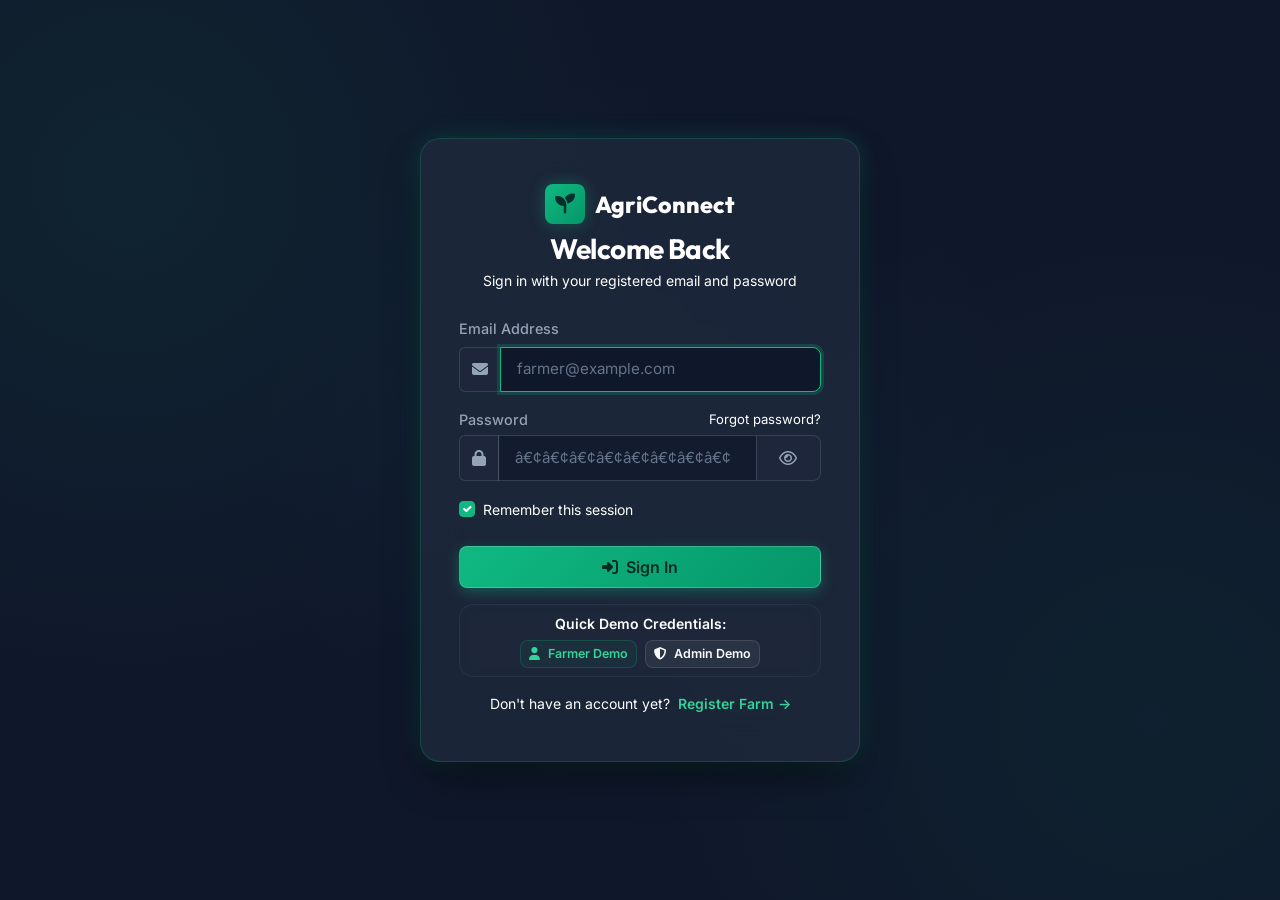
<file: frontend/crop-details.html>
<!DOCTYPE html>
<html lang="en">
<head>
  <meta charset="UTF-8">
  <meta name="viewport" content="width=device-width, initial-scale=1.0">
  <title>AgriConnect | Crop Cultivation Blueprint</title>
  <meta name="description" content="Scientific agronomy manual, soil chemistry, climate thresholds, and linked market prices for this crop.">
  
  <!-- Bootstrap 5 CSS -->
  <link href="https://cdn.jsdelivr.net/npm/bootstrap@5.3.3/dist/css/bootstrap.min.css" rel="stylesheet">
  <!-- Font Awesome 6 -->
  <link rel="stylesheet" href="https://cdnjs.cloudflare.com/ajax/libs/font-awesome/6.5.1/css/all.min.css">
  <!-- Custom Design System -->
  <link rel="stylesheet" href="css/style.css">
</head>
<body class="bg-mesh">

  <!-- ================= Navigation ================= -->
  <nav class="navbar navbar-expand-lg navbar-agri">
    <div class="container">
      <a class="brand-logo" href="dashboard.html">
        <div class="brand-icon">
          <i class="fa-solid fa-seedling"></i>
        </div>
        <span>AgriConnect</span>
      </a>

      <button class="navbar-toggler text-white border-0" type="button" data-bs-toggle="collapse" data-bs-target="#navbarDetails">
        <i class="fa-solid fa-bars fs-4 text-emerald"></i>
      </button>

      <div class="collapse navbar-collapse" id="navbarDetails">
        <ul class="navbar-nav mx-auto mb-2 mb-lg-0 gap-lg-2">
          <li class="nav-item">
            <a class="nav-link nav-link-agri" href="dashboard.html">
              <i class="fa-solid fa-gauge-high me-1 text-emerald"></i> Dashboard
            </a>
          </li>
          <li class="nav-item">
            <a class="nav-link nav-link-agri active" href="crops.html">
              <i class="fa-solid fa-wheat-awn me-1 text-emerald"></i> Crops
            </a>
          </li>
          <li class="nav-item">
            <a class="nav-link nav-link-agri" href="market.html">
              <i class="fa-solid fa-chart-line me-1 text-emerald"></i> Market
            </a>
          </li>
          <li class="nav-item">
            <a class="nav-link nav-link-agri" href="weather.html">
              <i class="fa-solid fa-cloud-sun-rain me-1 text-emerald"></i> Weather
            </a>
          </li>
        </ul>

        <div class="d-flex align-items-center gap-3">
          <a href="crops.html" class="btn btn-glass btn-sm px-3">
            <i class="fa-solid fa-arrow-left me-1"></i> Back to Crops
          </a>
          <button class="btn btn-glass btn-sm px-3" onclick="logout()">
            <i class="fa-solid fa-right-from-bracket"></i> Logout
          </button>
        </div>
      </div>
    </div>
  </nav>

  <!-- ================= Crop Header Hero ================= -->
  <section class="py-5 position-relative" style="background: linear-gradient(180deg, rgba(6, 78, 59, 0.45) 0%, rgba(15, 23, 42, 0) 100%);">
    <div class="container">
      <nav aria-label="breadcrumb">
        <ol class="breadcrumb small">
          <li class="breadcrumb-item"><a href="dashboard.html">Dashboard</a></li>
          <li class="breadcrumb-item"><a href="crops.html">Crops Library</a></li>
          <li class="breadcrumb-item active text-emerald" id="breadcrumbCropName" aria-current="page">Crop Blueprint</li>
        </ol>
      </nav>

      <div class="row align-items-center justify-content-between g-4">
        <div class="col-lg-8">
          <div class="d-flex align-items-center gap-2 mb-2">
            <span class="badge badge-emerald" id="cropCategoryBadge">Food Crops</span>
            <span class="badge badge-gold" id="cropSeasonBadge">Kharif Season</span>
            <span class="badge badge-slate" id="cropSourceBadge">ICAR Verified</span>
          </div>

          <h1 class="display-4 fw-bolder text-white mb-2" id="cropNameHeader">
            Loading Crop Details...
          </h1>

          <p class="lead text-muted mb-0" id="cropShortDesc" style="max-width: 720px;">
            Retrieving scientific agronomy specifications, soil preparation directives, and linked APMC market pricing.
          </p>
        </div>

        <div class="col-lg-4 text-lg-end d-flex flex-wrap gap-2 justify-content-lg-end">
          <button class="btn btn-outline-emerald" id="favToggleBtn">
            <i class="fa-regular fa-heart me-1 text-danger"></i> Save to Favorites
          </button>
          <a href="market.html" class="btn btn-emerald" id="checkMarketPricesBtn">
            <i class="fa-solid fa-chart-line"></i> Check Live Mandi
          </a>
        </div>
      </div>
    </div>
  </section>

  <!-- ================= Main Details Body ================= -->
  <section class="pb-5 mb-5">
    <div class="container">
      
      <!-- 4 Parameter Grid -->
      <div class="row g-3 mb-4">
        <!-- Parameter 1: Season -->
        <div class="col-6 col-md-3">
          <div class="glass-card p-3 h-100">
            <div class="text-muted small text-uppercase fw-semibold mb-1">
              <i class="fa-regular fa-calendar text-emerald me-1"></i> Growing Season
            </div>
            <div class="fs-5 fw-bold text-white" id="infoSeason">--</div>
            <small class="text-muted" id="infoSeasonSub">Primary cycle</small>
          </div>
        </div>

        <!-- Parameter 2: Soil Type -->
        <div class="col-6 col-md-3">
          <div class="glass-card p-3 h-100">
            <div class="text-muted small text-uppercase fw-semibold mb-1">
              <i class="fa-solid fa-mound text-warning me-1"></i> Ideal Soil Type
            </div>
            <div class="fs-5 fw-bold text-white text-truncate" id="infoSoil">--</div>
            <small class="text-muted" id="infoSoilSub">Optimal texture</small>
          </div>
        </div>

        <!-- Parameter 3: Water Requirement -->
        <div class="col-6 col-md-3">
          <div class="glass-card p-3 h-100">
            <div class="text-muted small text-uppercase fw-semibold mb-1">
              <i class="fa-solid fa-water text-sky me-1"></i> Water Requirement
            </div>
            <div class="fs-5 fw-bold text-white" id="infoWater">--</div>
            <small class="text-muted" id="infoWaterSub">Annual rainfall</small>
          </div>
        </div>

        <!-- Parameter 4: Temperature -->
        <div class="col-6 col-md-3">
          <div class="glass-card p-3 h-100">
            <div class="text-muted small text-uppercase fw-semibold mb-1">
              <i class="fa-solid fa-temperature-three-quarters text-danger me-1"></i> Temperature Range
            </div>
            <div class="fs-5 fw-bold text-white" id="infoTemp">--</div>
            <small class="text-muted" id="infoTempSub">Climatic window</small>
          </div>
        </div>
      </div>

      <!-- Two-Column Agronomy Details -->
      <div class="row g-4 mb-4">
        
        <!-- Left: Full Scientific Description & Guidance -->
        <div class="col-lg-8">
          
          <!-- Full Description Card -->
          <div class="glass-card p-4 mb-4">
            <h4 class="text-white fw-bold mb-3">
              <i class="fa-solid fa-book-open-reader text-emerald me-2"></i> Agronomic Overview
            </h4>
            <div class="text-light" id="cropFullDescription" style="line-height: 1.8;">
              <p>Loading comprehensive botanical and cultivation details...</p>
            </div>
          </div>

          <!-- Cultivation Guidance Stages -->
          <div class="glass-card p-4">
            <h4 class="text-white fw-bold mb-4">
              <i class="fa-solid fa-list-check text-emerald me-2"></i> Standard Operating Procedure (SOP)
            </h4>

            <div class="d-flex flex-column gap-4" id="guidanceSteps">
              
              <!-- Stage 1 -->
              <div class="d-flex gap-3">
                <div class="rounded-circle bg-emerald text-dark fw-bold d-flex align-items-center justify-content-center" style="width: 36px; height: 36px; min-width: 36px;">
                  1
                </div>
                <div>
                  <h6 class="text-white fw-bold mb-1">Field & Soil Preparation</h6>
                  <p class="text-muted small mb-0" id="guideSoilPrep">
                    Perform deep summer ploughing (25-30 cm) followed by two cross-harrowings to break clods. Incorporate 10-15 tonnes of well-rotted Farm Yard Manure (FYM) per hectare before the final harrowing to enrich organic carbon.
                  </p>
                </div>
              </div>

              <!-- Stage 2 -->
              <div class="d-flex gap-3">
                <div class="rounded-circle bg-emerald text-dark fw-bold d-flex align-items-center justify-content-center" style="width: 36px; height: 36px; min-width: 36px;">
                  2
                </div>
                <div>
                  <h6 class="text-white fw-bold mb-1">Seed Treatment & Sowing Window</h6>
                  <p class="text-muted small mb-0" id="guideSowing">
                    Treat certified seeds with Trichoderma viride @ 4g/kg seed or Carbendazim @ 2g/kg seed to prevent seed-borne fungal infections. Maintain optimal row-to-row spacing of 20-25cm and plant-to-plant spacing of 10-15cm.
                  </p>
                </div>
              </div>

              <!-- Stage 3 -->
              <div class="d-flex gap-3">
                <div class="rounded-circle bg-emerald text-dark fw-bold d-flex align-items-center justify-content-center" style="width: 36px; height: 36px; min-width: 36px;">
                  3
                </div>
                <div>
                  <h6 class="text-white fw-bold mb-1">Nutrient & Irrigation Schedule</h6>
                  <p class="text-muted small mb-0" id="guideIrrigation">
                    Apply N:P:K as per soil test recommendations. Deliver 50% nitrogen along with 100% phosphorus and potash as basal dose. Apply remaining nitrogen in two equal splits at active vegetative and panicle/flowering initiation.
                  </p>
                </div>
              </div>

              <!-- Stage 4 -->
              <div class="d-flex gap-3">
                <div class="rounded-circle bg-emerald text-dark fw-bold d-flex align-items-center justify-content-center" style="width: 36px; height: 36px; min-width: 36px;">
                  4
                </div>
                <div>
                  <h6 class="text-white fw-bold mb-1">Integrated Pest & Disease Management</h6>
                  <p class="text-muted small mb-0" id="guidePest">
                    Regularly inspect for stem borer, leaf blast, and sucking pests. Install pheromone traps @ 5 per acre. In case of severe infestation, spray recommended bio-pesticides (Neem oil 1500 ppm @ 3ml/L) or targeted university-approved actives.
                  </p>
                </div>
              </div>

              <!-- Stage 5 -->
              <div class="d-flex gap-3">
                <div class="rounded-circle bg-emerald text-dark fw-bold d-flex align-items-center justify-content-center" style="width: 36px; height: 36px; min-width: 36px;">
                  5
                </div>
                <div>
                  <h6 class="text-white fw-bold mb-1">Harvesting & Post-Harvest Storage</h6>
                  <p class="text-muted small mb-0" id="guideHarvest">
                    Harvest when 80-85% of ears/pods turn golden straw-colored and grain moisture drops to ~18-20%. Sun-dry harvested grains to 12% moisture prior to storage in hermetic bags to prevent weevil damage.
                  </p>
                </div>
              </div>

            </div>
          </div>
        </div>

        <!-- Right: Linked Live Market Prices & Quick Stats -->
        <div class="col-lg-4">
          
          <!-- Related Market Prices Card -->
          <div class="glass-card p-4 mb-4">
            <div class="d-flex align-items-center justify-content-between mb-3">
              <h5 class="text-white fw-bold mb-0">
                <i class="fa-solid fa-chart-line text-emerald me-2"></i> Mandi Rates
              </h5>
              <a href="market.html" class="btn btn-sm btn-outline-emerald">More &rarr;</a>
            </div>
            <p class="text-muted small">Recent transaction prices from APMC markets for this commodity.</p>

            <div class="d-flex flex-column gap-3 mt-3" id="relatedMarketsList">
              <div class="text-center py-4 text-muted">
                <i class="fa-solid fa-spinner fa-spin fs-4 mb-2"></i>
                <div>Loading mandi prices...</div>
              </div>
            </div>
          </div>

          <!-- Quick Agro Advisories -->
          <div class="glass-card p-4">
            <h5 class="text-white fw-bold mb-3">
              <i class="fa-solid fa-shield-cat text-warning me-2"></i> Extension Tip
            </h5>
            <div class="glass-panel p-3 mb-3 border-start border-3 border-emerald">
              <div class="fw-semibold text-white small mb-1">Crop Rotation Advisory</div>
              <p class="text-muted small mb-0">
                Rotate this crop with leguminous pulses (such as Gram or Moong) to regenerate depleted soil nitrogen and break monoculture nematode cycles.
              </p>
            </div>
            <a href="weather.html" class="btn btn-glass btn-sm w-100">
              <i class="fa-solid fa-cloud-sun-rain text-sky me-1"></i> Check Weather for Sowing
            </a>
          </div>

        </div>

      </div>

      <!-- Back Action -->
      <div class="text-start mt-4">
        <a href="crops.html" class="btn btn-glass px-4">
          <i class="fa-solid fa-arrow-left me-2"></i> Back to Crops Library
        </a>
      </div>

    </div>
  </section>

  <!-- Bootstrap 5 Bundle JS -->
  <script src="https://cdn.jsdelivr.net/npm/bootstrap@5.3.3/dist/js/bootstrap.bundle.min.js"></script>
  <!-- Auth JS -->
  <script src="js/config.js"></script>
  <script src="js/auth.js"></script>

  <script>
    document.addEventListener('DOMContentLoaded', async () => {
      requireAuth();

      // Read ID from URL
      const urlParams = new URLSearchParams(window.location.search);
      const cropId = parseInt(urlParams.get('id'), 10) || 1;

      loadCropDetails(cropId);
    });

    // Fallback comprehensive catalog in case backend endpoint is not yet seeded
    const BACKUP_CROPS = {
      1: {
        id: 1,
        name: 'Rice (Paddy)',
        category: 'Food Crops',
        season: 'Kharif',
        soilType: 'Deep alluvial or clayey loam with poor drainage',
        waterRequirement: 'High (1200-1400 mm)',
        temperature: '22°C - 32°C',
        description: 'Rice is India\'s most important cereal crop, feeding over 60% of the national population. Cultivated primarily in the Kharif season across the Indo-Gangetic plains, coastal deltas, and river basins, paddy demands high ambient humidity, abundant sunshine during grain filling, and standing water during the tillering stage.'
      },
      2: {
        id: 2,
        name: 'Wheat',
        category: 'Food Crops',
        season: 'Rabi',
        soilType: 'Well-drained fertile clayey loam to loam',
        waterRequirement: 'Moderate (450-650 mm)',
        temperature: '14°C - 24°C',
        description: 'Wheat constitutes the backbone of food security in Northern and Central India. Sown from late October to December and harvested between March and May, it demands cool vegetative days with radiant sunshine during harvest.'
      },
      3: {
        id: 3,
        name: 'Cotton',
        category: 'Commercial',
        season: 'Kharif',
        soilType: 'Deep black soil (Regur)',
        waterRequirement: 'Moderate (500-750 mm)',
        temperature: '21°C - 30°C',
        description: 'Known as "White Gold", cotton is India\'s leading industrial fiber crop. Cultivated across Maharashtra, Gujarat, Andhra Pradesh, and Punjab, it requires frost-free periods and dry harvesting weather.'
      },
      4: {
        id: 4,
        name: 'Sugarcane',
        category: 'Commercial',
        season: 'Annual / Perennial',
        soilType: 'Deep rich loam with ample organic humus',
        waterRequirement: 'High (1500-2500 mm)',
        temperature: '20°C - 35°C',
        description: 'Major raw commodity feeding India\'s sugar and ethanol blending initiatives. Cultivated across Uttar Pradesh, Maharashtra, and Karnataka.'
      },
      5: {
        id: 5,
        name: 'Maize (Corn)',
        category: 'Food Crops',
        season: 'Kharif / Rabi',
        soilType: 'Deep fertile loam or red sandy loam',
        waterRequirement: 'Moderate (500-700 mm)',
        temperature: '18°C - 27°C',
        description: 'Termed the "Queen of Cereals", maize has the highest yield potential among cereals and is critical for poultry feed and starch processing.'
      },
      6: {
        id: 6,
        name: 'Soybean',
        category: 'Oilseeds',
        season: 'Kharif',
        soilType: 'Well-drained sandy loam to clay',
        waterRequirement: 'Moderate (600-800 mm)',
        temperature: '20°C - 30°C',
        description: 'A miracle dual-purpose legume rich in high-quality vegetable protein (40%) and edible oil (20%), enriching soil naturally.'
      },
      7: {
        id: 7,
        name: 'Mustard (Rapeseed)',
        category: 'Oilseeds',
        season: 'Rabi',
        soilType: 'Sandy loam to loamy soil',
        waterRequirement: 'Low (250-400 mm)',
        temperature: '15°C - 25°C',
        description: 'Premier rabi oilseed crop cultivated across Rajasthan, Haryana, and Uttar Pradesh with high oil content (38-42%).'
      },
      8: {
        id: 8,
        name: 'Groundnut (Peanut)',
        category: 'Oilseeds',
        season: 'Kharif / Summer',
        soilType: 'Light sandy loam with loose texture',
        waterRequirement: 'Moderate (500-600 mm)',
        temperature: '25°C - 30°C',
        description: 'Premier food oilseed requiring friable soil for gynophores (pegs) to penetrate easily underground for pod maturation.'
      },
      9: {
        id: 9,
        name: 'Gram (Chickpea)',
        category: 'Pulses',
        season: 'Rabi',
        soilType: 'Sandy loam to clay loam',
        waterRequirement: 'Low (250-350 mm)',
        temperature: '18°C - 26°C',
        description: 'Premier pulse crop of India contributing over 45% to total pulse production with excellent drought hardiness.'
      }
    };

    async function loadCropDetails(id) {
      let crop = null;

      try {
        const response = await authFetch(`${API_BASE_URL}/api/crops/${id}`);
        if (response.ok) {
          crop = await response.json();
        }
      } catch (err) {
        console.warn('Backend crop details offline, fallback to agronomy dictionary:', err);
      }

      if (!crop) {
        crop = BACKUP_CROPS[id] || BACKUP_CROPS[1];
      }

      renderCropData(crop);
      loadRelatedMarketPrices(crop.name);
      setupFavoritesButton(crop.id);
    }

    function renderCropData(crop) {
      document.title = `AgriConnect | ${crop.name} Cultivation Blueprint`;
      document.getElementById('breadcrumbCropName').innerText = crop.name;
      document.getElementById('cropNameHeader').innerText = crop.name;
      document.getElementById('cropCategoryBadge').innerText = crop.category || 'Agricultural Crop';
      document.getElementById('cropSeasonBadge').innerText = crop.season || 'Annual';
      
      const shortDesc = crop.description ? (crop.description.split('.')[0] + '.') : 'Scientific agronomic blueprint.';
      document.getElementById('cropShortDesc').innerText = shortDesc;

      document.getElementById('infoSeason').innerText = crop.season || 'Kharif';
      document.getElementById('infoSoil').innerText = crop.soilType || 'Loamy Soil';
      document.getElementById('infoSoil').title = crop.soilType || '';
      document.getElementById('infoWater').innerText = crop.waterRequirement || 'Moderate';
      document.getElementById('infoTemp').innerText = crop.temperature || '20°C - 30°C';

      document.getElementById('cropFullDescription').innerHTML = `
        <p class="mb-3">${crop.description}</p>
        <p class="text-white-50">
          Optimal yield requires strict adherence to seasonal sowing schedules, balanced soil organic conditioning, and timely pesticide interventions against key agricultural pests.
        </p>
      `;

      // Update market CTA button link
      const cleanName = crop.name.split(' ')[0];
      document.getElementById('checkMarketPricesBtn').href = `market.html?search=${encodeURIComponent(cleanName)}`;
    }

    async function loadRelatedMarketPrices(cropName) {
      const container = document.getElementById('relatedMarketsList');
      const cleanCrop = cropName.split(' ')[0].replace(/[\(\)]/g, '');

      try {
        const response = await authFetch(`${API_BASE_URL}/api/market-prices/search?crop=${encodeURIComponent(cleanCrop)}`);
        if (response.ok) {
          const prices = await response.json();
          if (Array.isArray(prices) && prices.length > 0) {
            renderRelatedPrices(prices.slice(0, 3));
            return;
          }
        }
      } catch (e) {
        console.log('Using sample market rates for crop view');
      }

      // Sample related mandi prices
      const samplePrices = [
        {
          marketName: 'Anakapalle APMC',
          district: 'Visakhapatnam',
          state: 'Andhra Pradesh',
          modalPrice: 2183,
          minPrice: 2050,
          maxPrice: 2320
        },
        {
          marketName: 'Guntur Main Mandi',
          district: 'Guntur',
          state: 'Andhra Pradesh',
          modalPrice: 2240,
          minPrice: 2100,
          maxPrice: 2390
        },
        {
          marketName: 'Nandyal Market Yard',
          district: 'Kurnool',
          state: 'Andhra Pradesh',
          modalPrice: 2150,
          minPrice: 2000,
          maxPrice: 2280
        }
      ];

      renderRelatedPrices(samplePrices);
    }

    function renderRelatedPrices(prices) {
      const container = document.getElementById('relatedMarketsList');
      container.innerHTML = prices.map(p => `
        <div class="glass-panel p-3 border border-emerald border-opacity-15">
          <div class="d-flex justify-content-between align-items-center mb-1">
            <span class="text-white fw-semibold small">${p.marketName || 'APMC Mandi'}</span>
            <span class="badge badge-emerald">₹${p.modalPrice || p.price || '--'}/q</span>
          </div>
          <div class="d-flex justify-content-between text-muted small" style="font-size: 0.78rem;">
            <span><i class="fa-solid fa-location-dot me-1 text-emerald"></i> ${p.district || ''}, ${p.state || ''}</span>
            <span>Range: ₹${p.minPrice || '--'} - ₹${p.maxPrice || '--'}</span>
          </div>
        </div>
      `).join('');
    }

    function setupFavoritesButton(cropId) {
      const favBtn = document.getElementById('favToggleBtn');
      let favs = JSON.parse(localStorage.getItem('agriconnect_favorites') || '[]');
      
      const updateFavUI = () => {
        const isFav = favs.includes(cropId);
        if (isFav) {
          favBtn.innerHTML = `<i class="fa-solid fa-heart me-1 text-danger"></i> Saved to Favorites`;
          favBtn.className = 'btn btn-emerald';
        } else {
          favBtn.innerHTML = `<i class="fa-regular fa-heart me-1 text-danger"></i> Save to Favorites`;
          favBtn.className = 'btn btn-outline-emerald';
        }
      };

      updateFavUI();

      favBtn.addEventListener('click', async () => {
        const idx = favs.indexOf(cropId);
        const isFav = idx !== -1;

        try {
          await authFetch(`${API_BASE_URL}/api/farmers/favorites`, {
            method: isFav ? 'DELETE' : 'POST',
            body: JSON.stringify({ cropId })
          });
        } catch (e) {
          // resilient local sync
        }

        if (isFav) {
          favs.splice(idx, 1);
          showNotification('Removed crop from favorites.', 'info');
        } else {
          favs.push(cropId);
          showNotification('Saved to your farm favorites!', 'success');
        }

        localStorage.setItem('agriconnect_favorites', JSON.stringify(favs));
        updateFavUI();
      });
    }
  </script>
</body>
</html>
</file>
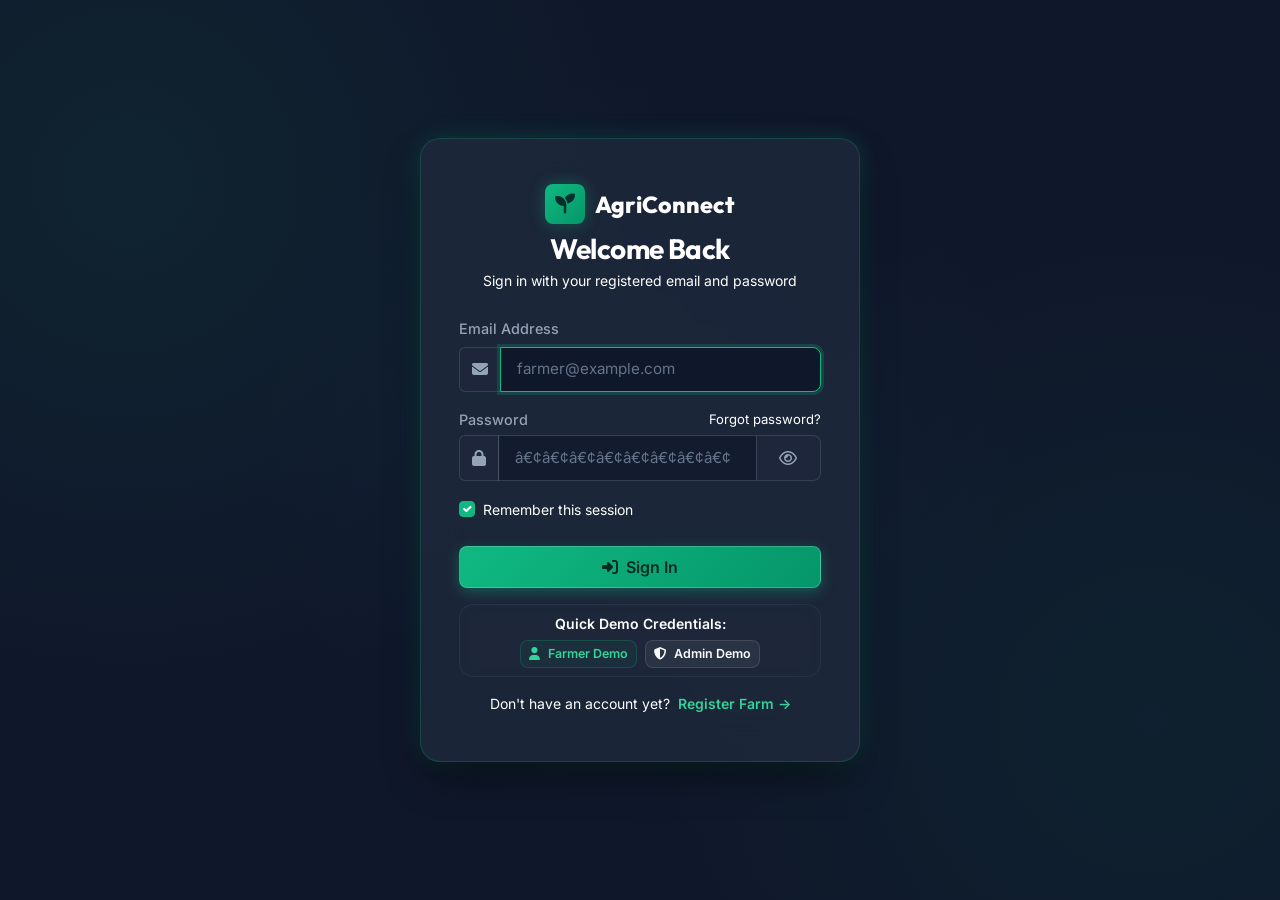
<file: frontend/crops.html>
<!DOCTYPE html>
<html lang="en">
<head>
  <meta charset="UTF-8">
  <meta name="viewport" content="width=device-width, initial-scale=1.0">
  <title>AgriConnect | Agricultural Crops Library</title>
  <meta name="description" content="Explore scientifically curated crop blueprints with soil prerequisites, water requirements, temperature parameters, and market linkages.">
  
  <!-- Bootstrap 5 CSS -->
  <link href="https://cdn.jsdelivr.net/npm/bootstrap@5.3.3/dist/css/bootstrap.min.css" rel="stylesheet">
  <!-- Font Awesome 6 -->
  <link rel="stylesheet" href="https://cdnjs.cloudflare.com/ajax/libs/font-awesome/6.5.1/css/all.min.css">
  <!-- Custom Design System -->
  <link rel="stylesheet" href="css/style.css">
</head>
<body class="bg-mesh">

  <!-- ================= Navigation ================= -->
  <nav class="navbar navbar-expand-lg navbar-agri">
    <div class="container">
      <a class="brand-logo" href="dashboard.html">
        <div class="brand-icon">
          <i class="fa-solid fa-seedling"></i>
        </div>
        <span>AgriConnect</span>
      </a>

      <button class="navbar-toggler text-white border-0" type="button" data-bs-toggle="collapse" data-bs-target="#navbarCrops">
        <i class="fa-solid fa-bars fs-4 text-emerald"></i>
      </button>

      <div class="collapse navbar-collapse" id="navbarCrops">
        <ul class="navbar-nav mx-auto mb-2 mb-lg-0 gap-lg-2">
          <li class="nav-item">
            <a class="nav-link nav-link-agri" href="dashboard.html">
              <i class="fa-solid fa-gauge-high me-1 text-emerald"></i> Dashboard
            </a>
          </li>
          <li class="nav-item">
            <a class="nav-link nav-link-agri active" href="crops.html">
              <i class="fa-solid fa-wheat-awn me-1 text-emerald"></i> Crops
            </a>
          </li>
          <li class="nav-item">
            <a class="nav-link nav-link-agri" href="market.html">
              <i class="fa-solid fa-chart-line me-1 text-emerald"></i> Market
            </a>
          </li>
          <li class="nav-item">
            <a class="nav-link nav-link-agri" href="weather.html">
              <i class="fa-solid fa-cloud-sun-rain me-1 text-emerald"></i> Weather
            </a>
          </li>
        </ul>

        <div class="d-flex align-items-center gap-3">
          <span class="text-white-50 small d-none d-md-inline" id="userGreeting">
            <i class="fa-solid fa-circle-user text-emerald me-1"></i> Farmer
          </span>
          <button class="btn btn-glass btn-sm px-3" onclick="logout()">
            <i class="fa-solid fa-right-from-bracket"></i> Logout
          </button>
        </div>
      </div>
    </div>
  </nav>

  <!-- ================= Page Header & Hero ================= -->
  <section class="py-5 position-relative" style="background: linear-gradient(180deg, rgba(6, 78, 59, 0.4) 0%, rgba(15, 23, 42, 0) 100%);">
    <div class="container">
      <div class="row align-items-center">
        <div class="col-lg-8">
          <nav aria-label="breadcrumb">
            <ol class="breadcrumb small">
              <li class="breadcrumb-item"><a href="dashboard.html">Dashboard</a></li>
              <li class="breadcrumb-item active text-emerald" aria-current="page">Crops Library</li>
            </ol>
          </nav>
          <h1 class="display-5 fw-bold text-white mb-2">Scientific Crop Blueprints</h1>
          <p class="text-muted lead fs-6 mb-0" style="max-width: 650px;">
            Comprehensive agronomy knowledge repository covering sowing windows, soil chemistry, irrigation cycles, and harvest optimization for Indian agro-climatic zones.
          </p>
        </div>
        <div class="col-lg-4 text-lg-end mt-4 mt-lg-0">
          <button class="btn btn-outline-emerald" id="filterFavoritesBtn">
            <i class="fa-solid fa-heart me-1 text-danger"></i> View Saved Favorites
          </button>
        </div>
      </div>
    </div>
  </section>

  <!-- ================= Search & Filters Toolbar ================= -->
  <section class="py-3">
    <div class="container">
      <div class="glass-card p-3 mb-4">
        <div class="row g-3 align-items-center">
          
          <!-- Search Input -->
          <div class="col-md-6 col-lg-7">
            <div class="input-group">
              <span class="input-group-text"><i class="fa-solid fa-magnifying-glass"></i></span>
              <input type="text" class="form-control" id="cropSearchInput" placeholder="Search crops by name (e.g. Rice, Wheat, Cotton, Mustard)...">
              <button class="btn btn-glass" type="button" id="clearSearchBtn">
                <i class="fa-solid fa-xmark"></i>
              </button>
            </div>
          </div>

          <!-- Category Filter Dropdown -->
          <div class="col-md-6 col-lg-5">
            <div class="d-flex align-items-center gap-2">
              <label for="categoryFilter" class="form-label mb-0 text-nowrap small text-muted">Category:</label>
              <select class="form-select" id="categoryFilter">
                <option value="ALL">All Categories</option>
                <option value="Food Crops">Food Crops (Cereals)</option>
                <option value="Commercial">Commercial & Cash Crops</option>
                <option value="Pulses">Pulses & Legumes</option>
                <option value="Oilseeds">Oilseeds</option>
                <option value="Horticultural">Horticultural & Fruits</option>
              </select>
            </div>
          </div>

        </div>

        <!-- Quick Tag Badges -->
        <div class="d-flex flex-wrap gap-2 mt-3 pt-2 border-top border-white border-opacity-10 align-items-center">
          <span class="small text-muted me-1">Quick Filter:</span>
          <button class="badge-agri badge-slate border-0 bg-transparent text-white cursor-pointer quick-tag active" data-cat="ALL">All (15+)</button>
          <button class="badge-agri badge-emerald border-0 cursor-pointer quick-tag" data-cat="Food Crops">🌾 Food Crops</button>
          <button class="badge-agri badge-gold border-0 cursor-pointer quick-tag" data-cat="Commercial">💰 Commercial</button>
          <button class="badge-agri badge-purple border-0 cursor-pointer quick-tag" data-cat="Pulses">🥣 Pulses</button>
          <button class="badge-agri badge-sky border-0 cursor-pointer quick-tag" data-cat="Oilseeds">💧 Oilseeds</button>
          <button class="badge-agri badge-rose border-0 cursor-pointer quick-tag" data-cat="Horticultural">🍎 Horticultural</button>
        </div>
      </div>
    </div>
  </section>

  <!-- ================= Crops Card Grid ================= -->
  <section class="pb-5 mb-5">
    <div class="container">
      
      <!-- Status & Count Indicator -->
      <div class="d-flex align-items-center justify-content-between mb-3 text-muted small">
        <span id="cropCountText">Loading crops catalog...</span>
        <span id="activeFilterBadge" class="badge badge-slate d-none"></span>
      </div>

      <!-- Crop Cards Container -->
      <div class="row g-4" id="cropsGrid">
        <div class="col-12 text-center py-5">
          <i class="fa-solid fa-spinner fa-spin fs-1 text-emerald mb-3"></i>
          <h5 class="text-white">Fetching agricultural repository...</h5>
          <p class="text-muted small">Accessing validated ICAR agronomy recommendations</p>
        </div>
      </div>

      <!-- Empty State Container (Hidden by default) -->
      <div id="noResultsState" class="glass-card text-center p-5 d-none my-4">
        <i class="fa-solid fa-seedling text-muted fs-1 mb-3 opacity-50"></i>
        <h4 class="text-white fw-bold mb-2">No Matching Crops Found</h4>
        <p class="text-muted mx-auto mb-4" style="max-width: 480px;">
          We couldn't find any crop matching your filter criteria. Try clearing search filters or selecting All Categories.
        </p>
        <button class="btn btn-emerald" id="resetFiltersBtn">
          <i class="fa-solid fa-rotate-left"></i> Reset All Filters
        </button>
      </div>

    </div>
  </section>

  <!-- ================= Footer ================= -->
  <footer class="footer-agri mt-auto">
    <div class="container text-center text-muted small">
      <p class="mb-0">&copy; 2026 AgriConnect. Verified ICAR & State Agriculture Universities Agronomy Guide.</p>
    </div>
  </footer>

  <!-- Bootstrap 5 Bundle JS -->
  <script src="https://cdn.jsdelivr.net/npm/bootstrap@5.3.3/dist/js/bootstrap.bundle.min.js"></script>
  <!-- Auth JS -->
  <script src="js/config.js"></script>
  <script src="js/auth.js"></script>
  <!-- Crops JS -->
  <script src="js/crops.js"></script>
</body>
</html>
</file>
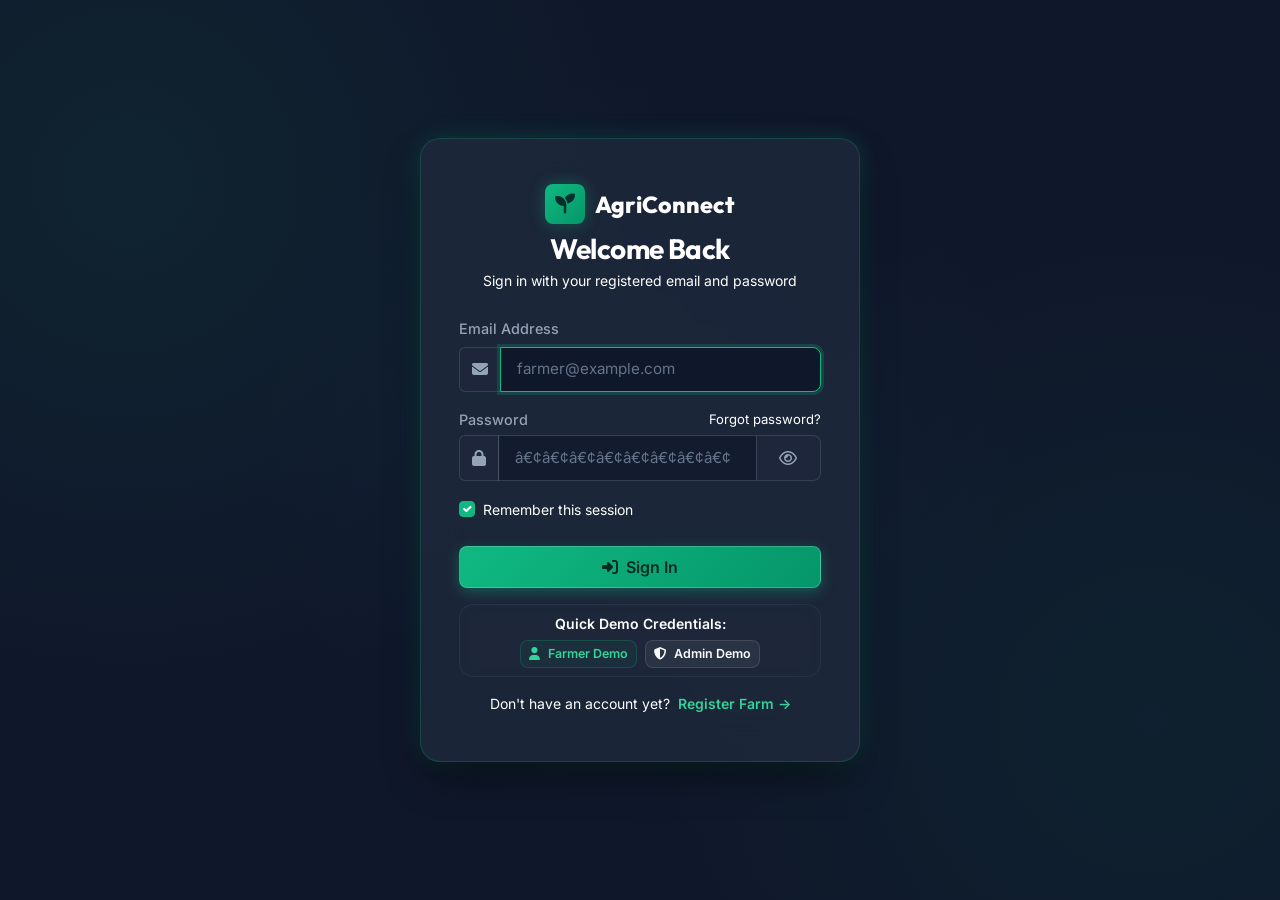
<file: frontend/dashboard.html>
<!DOCTYPE html>
<html lang="en">
<head>
  <meta charset="UTF-8">
  <meta name="viewport" content="width=device-width, initial-scale=1.0">
  <title>AgriConnect | Farmer Dashboard</title>
  <meta name="description" content="Personalized smart farming dashboard with live agronomy metrics, mandis, weather advisories, and announcements.">
  
  <!-- Bootstrap 5 CSS -->
  <link href="https://cdn.jsdelivr.net/npm/bootstrap@5.3.3/dist/css/bootstrap.min.css" rel="stylesheet">
  <!-- Font Awesome 6 -->
  <link rel="stylesheet" href="https://cdnjs.cloudflare.com/ajax/libs/font-awesome/6.5.1/css/all.min.css">
  <!-- Custom Design System -->
  <link rel="stylesheet" href="css/style.css">
</head>
<body class="bg-mesh">

  <div class="dashboard-layout">
    
    <!-- Sidebar Overlay (Mobile) -->
    <div class="sidebar-overlay" id="sidebarOverlay"></div>

    <!-- Sidebar Navigation -->
    <aside class="sidebar" id="appSidebar">
      <div class="sidebar-header d-flex align-items-center justify-content-between">
        <a class="brand-logo" href="dashboard.html">
          <div class="brand-icon">
            <i class="fa-solid fa-seedling"></i>
          </div>
          <span>AgriConnect</span>
        </a>
        <button class="btn btn-sm text-white d-lg-none" id="closeSidebarBtn">
          <i class="fa-solid fa-xmark fs-5"></i>
        </button>
      </div>

      <div class="sidebar-menu">
        <span class="sidebar-label">Farmer Portal</span>
        <a href="dashboard.html" class="sidebar-link active">
          <i class="fa-solid fa-gauge-high"></i>
          <span>Dashboard</span>
        </a>
        <a href="#profileSection" class="sidebar-link" data-bs-toggle="modal" data-bs-target="#profileModal">
          <i class="fa-solid fa-user-gear"></i>
          <span>My Profile</span>
        </a>
        <a href="crops.html" class="sidebar-link">
          <i class="fa-solid fa-wheat-awn"></i>
          <span>Crops Library</span>
        </a>
        <a href="market.html" class="sidebar-link">
          <i class="fa-solid fa-chart-line"></i>
          <span>Market Prices</span>
        </a>
        <a href="weather.html" class="sidebar-link">
          <i class="fa-solid fa-cloud-sun-rain"></i>
          <span>Weather Advisory</span>
        </a>
        <a href="crops.html?filter=favorites" class="sidebar-link">
          <i class="fa-solid fa-heart"></i>
          <span>Saved Favorites</span>
        </a>
        <a href="#announcementsSection" class="sidebar-link" id="navAnnounceLink">
          <i class="fa-solid fa-bullhorn"></i>
          <span>Announcements</span>
        </a>

        <span class="sidebar-label mt-3">Administration</span>
        <a href="admin.html" class="sidebar-link" id="adminSidebarLink">
          <i class="fa-solid fa-shield-halved"></i>
          <span>Admin Console</span>
        </a>
      </div>

      <div class="sidebar-footer">
        <div class="d-flex align-items-center gap-3">
          <div class="rounded-circle bg-emerald text-dark fw-bold d-flex align-items-center justify-content-center" style="width: 40px; height: 40px;" id="sidebarUserAvatar">
            F
          </div>
          <div class="overflow-hidden" style="flex: 1;">
            <div class="text-white fw-semibold text-truncate small" id="sidebarUserName">Farmer</div>
            <div class="text-muted text-truncate" style="font-size: 0.75rem;" id="sidebarUserRole">FARMER</div>
          </div>
          <button class="btn btn-sm btn-glass text-danger p-2" onclick="logout()" title="Sign Out">
            <i class="fa-solid fa-power-off"></i>
          </button>
        </div>
      </div>
    </aside>

    <!-- Main Content Area -->
    <main class="dashboard-main">
      
      <!-- Topbar -->
      <header class="dashboard-topbar">
        <div class="d-flex align-items-center gap-3">
          <button class="btn btn-glass btn-icon d-lg-none" id="toggleSidebarBtn">
            <i class="fa-solid fa-bars"></i>
          </button>
          <div>
            <h5 class="text-white mb-0 fw-bold">Farmer Dashboard</h5>
            <small class="text-muted" id="topbarDate">Loading date...</small>
          </div>
        </div>

        <div class="d-flex align-items-center gap-3">
          <a href="weather.html" class="btn btn-glass btn-sm d-none d-sm-inline-flex align-items-center gap-2">
            <i class="fa-solid fa-cloud-sun text-emerald"></i>
            <span id="topbarWeatherBadge">Visakhapatnam, 29°C</span>
          </a>

          <div class="dropdown">
            <button class="btn btn-glass btn-sm dropdown-toggle d-flex align-items-center gap-2" type="button" data-bs-toggle="dropdown">
              <i class="fa-solid fa-circle-user text-emerald fs-5"></i>
              <span class="d-none d-md-inline" id="navbarUserName">Farmer</span>
            </button>
            <ul class="dropdown-menu dropdown-menu-dark dropdown-menu-end glass-card border">
              <li>
                <a class="dropdown-item py-2" href="#" data-bs-toggle="modal" data-bs-target="#profileModal">
                  <i class="fa-solid fa-id-card me-2 text-emerald"></i> My Farm Profile
                </a>
              </li>
              <li>
                <a class="dropdown-item py-2" href="admin.html" id="dropdownAdminLink">
                  <i class="fa-solid fa-shield-halved me-2 text-warning"></i> Admin Panel
                </a>
              </li>
              <li><hr class="dropdown-divider border-secondary"></li>
              <li>
                <a class="dropdown-item py-2 text-danger" href="javascript:void(0)" onclick="logout()">
                  <i class="fa-solid fa-right-from-bracket me-2"></i> Sign Out
                </a>
              </li>
            </ul>
          </div>
        </div>
      </header>

      <!-- Dashboard Content Body -->
      <div class="dashboard-content">
        
        <!-- Welcome Banner Card -->
        <div class="glass-card p-4 mb-4 position-relative overflow-hidden" style="background: linear-gradient(135deg, rgba(6, 78, 59, 0.85) 0%, rgba(15, 23, 42, 0.95) 100%);">
          <div class="row align-items-center">
            <div class="col-lg-8">
              <span class="badge badge-emerald mb-2"><i class="fa-solid fa-sparkles"></i> LIVE ADVISORY ACTIVE</span>
              <h2 class="display-6 fw-bold text-white mb-2" id="welcomeFarmerTitle">
                Welcome back, Farmer!
              </h2>
              <p class="text-white-50 mb-3" id="welcomeFarmerSub">
                Location: <span id="farmerLocation">Visakhapatnam, Andhra Pradesh</span> &bull; Farm Size: <span id="farmerFarmSize">5 Acres</span> &bull; Primary Crop: <span id="farmerPrimaryCrop">Paddy</span>
              </p>
              <div class="d-flex flex-wrap gap-2">
                <a href="market.html" class="btn btn-emerald btn-sm px-3">
                  <i class="fa-solid fa-arrow-trend-up"></i> Explore Mandi Prices
                </a>
                <a href="weather.html" class="btn btn-glass btn-sm px-3">
                  <i class="fa-solid fa-cloud-showers-heavy"></i> 7-Day Rainfall Forecast
                </a>
              </div>
            </div>
            <div class="col-lg-4 d-none d-lg-flex justify-content-end">
              <div class="p-3 text-center rounded-3 glass-panel border border-emerald border-opacity-25" style="max-width: 240px;">
                <i class="fa-solid fa-temperature-arrow-up text-emerald fs-1 mb-2"></i>
                <div class="fw-bold text-white" id="bannerQuickSeason">Kharif Season Advice</div>
                <small class="text-white-50">Maintain optimum 3-5cm standing water in paddy nursery.</small>
              </div>
            </div>
          </div>
        </div>

        <!-- 4 Stat Cards Grid -->
        <div class="row g-3 mb-4">
          <!-- Widget 1: Today's Weather -->
          <div class="col-sm-6 col-xl-3">
            <div class="glass-card stat-card h-100">
              <div class="d-flex align-items-center justify-content-between mb-2">
                <span class="stat-label">TODAY'S WEATHER</span>
                <div class="stat-icon" style="background: rgba(14, 165, 233, 0.15); color: var(--accent-sky);">
                  <i class="fa-solid fa-cloud-sun"></i>
                </div>
              </div>
              <div class="stat-value" id="statWeatherTemp">29°C</div>
              <div class="d-flex align-items-center gap-2 small text-muted">
                <span class="text-emerald" id="statWeatherCond"><i class="fa-solid fa-sun text-warning me-1"></i> Clear Sky</span>
                <span>&bull;</span>
                <span id="statWeatherHumidity">68% Humidity</span>
              </div>
            </div>
          </div>

          <!-- Widget 2: Saved Favorite Crops -->
          <div class="col-sm-6 col-xl-3">
            <div class="glass-card stat-card h-100">
              <div class="d-flex align-items-center justify-content-between mb-2">
                <span class="stat-label">SAVED CROPS</span>
                <div class="stat-icon" style="background: rgba(16, 185, 129, 0.15); color: var(--primary);">
                  <i class="fa-solid fa-heart"></i>
                </div>
              </div>
              <div class="stat-value" id="statSavedCrops">3</div>
              <div class="small text-muted">
                <span class="text-emerald"><i class="fa-solid fa-bookmark me-1"></i> Rice, Wheat, Cotton</span>
              </div>
            </div>
          </div>

          <!-- Widget 3: Nearest Mandi Benchmark -->
          <div class="col-sm-6 col-xl-3">
            <div class="glass-card stat-card h-100">
              <div class="d-flex align-items-center justify-content-between mb-2">
                <span class="stat-label">NEAREST MANDI RATE</span>
                <div class="stat-icon" style="background: rgba(245, 158, 11, 0.15); color: var(--accent-gold);">
                  <i class="fa-solid fa-scale-balanced"></i>
                </div>
              </div>
              <div class="stat-value" id="statMarketPrice">₹2,183<span class="fs-6 text-muted fw-normal">/q</span></div>
              <div class="small text-muted" id="statMarketName">
                <span class="text-warning"><i class="fa-solid fa-location-dot me-1"></i> Anakapalle APMC (Paddy)</span>
              </div>
            </div>
          </div>

          <!-- Widget 4: Announcements -->
          <div class="col-sm-6 col-xl-3">
            <div class="glass-card stat-card h-100">
              <div class="d-flex align-items-center justify-content-between mb-2">
                <span class="stat-label">LATEST ADVISORY</span>
                <div class="stat-icon" style="background: rgba(139, 92, 246, 0.15); color: var(--accent-purple);">
                  <i class="fa-solid fa-bullhorn"></i>
                </div>
              </div>
              <div class="fs-5 fw-bold text-white text-truncate mt-1" id="statAnnounceHeadline">
                PM-KISAN 17th Installment
              </div>
              <div class="small text-muted mt-2" id="statAnnounceSub">
                Updated today by Agri Extension
              </div>
            </div>
          </div>
        </div>

        <!-- Quick Actions Grid -->
        <div class="row g-3 mb-4">
          <div class="col-12">
            <div class="glass-card p-3">
              <div class="d-flex align-items-center justify-content-between mb-3">
                <h6 class="text-white fw-bold mb-0"><i class="fa-solid fa-bolt text-warning me-2"></i> Quick Farm Actions</h6>
                <span class="text-muted small">One-click portal navigation</span>
              </div>
              <div class="row g-2">
                <div class="col-6 col-md-3">
                  <a href="crops.html" class="btn btn-glass w-100 py-3 d-flex flex-column align-items-center gap-1">
                    <i class="fa-solid fa-wheat-awn text-emerald fs-4"></i>
                    <span class="small fw-semibold">Browse Crops</span>
                  </a>
                </div>
                <div class="col-6 col-md-3">
                  <a href="market.html" class="btn btn-glass w-100 py-3 d-flex flex-column align-items-center gap-1">
                    <i class="fa-solid fa-arrow-trend-up text-warning fs-4"></i>
                    <span class="small fw-semibold">Mandi Rates</span>
                  </a>
                </div>
                <div class="col-6 col-md-3">
                  <a href="weather.html" class="btn btn-glass w-100 py-3 d-flex flex-column align-items-center gap-1">
                    <i class="fa-solid fa-cloud-sun-rain text-info fs-4"></i>
                    <span class="small fw-semibold">Weather Radar</span>
                  </a>
                </div>
                <div class="col-6 col-md-3">
                  <a href="crops.html?filter=favorites" class="btn btn-glass w-100 py-3 d-flex flex-column align-items-center gap-1">
                    <i class="fa-solid fa-heart text-danger fs-4"></i>
                    <span class="small fw-semibold">My Saved Crops</span>
                  </a>
                </div>
              </div>
            </div>
          </div>
        </div>

        <!-- Announcements & Featured Crops Grid -->
        <div class="row g-4">
          
          <!-- Recent Announcements List -->
          <div class="col-lg-5" id="announcementsSection">
            <div class="glass-card p-4 h-100">
              <div class="d-flex align-items-center justify-content-between mb-3">
                <div>
                  <h5 class="text-white fw-bold mb-0">
                    <i class="fa-solid fa-bullhorn text-emerald me-2"></i> Official Notices
                  </h5>
                  <small class="text-muted">Kisan updates & MSP announcements</small>
                </div>
                <span class="badge badge-emerald" id="announcementCountBadge">Live</span>
              </div>

              <!-- Announcements Container -->
              <div class="d-flex flex-column gap-3 mt-3" id="announcementsContainer">
                <div class="text-center py-4 text-muted">
                  <i class="fa-solid fa-spinner fa-spin fs-4 mb-2"></i>
                  <div>Fetching announcements...</div>
                </div>
              </div>
            </div>
          </div>

          <!-- Featured Crops Section -->
          <div class="col-lg-7">
            <div class="glass-card p-4 h-100">
              <div class="d-flex align-items-center justify-content-between mb-3">
                <div>
                  <h5 class="text-white fw-bold mb-0">
                    <i class="fa-solid fa-seedling text-emerald me-2"></i> Recommended Crops
                  </h5>
                  <small class="text-muted">High-yield blueprints tailored for your soil</small>
                </div>
                <a href="crops.html" class="btn btn-sm btn-outline-emerald">
                  View All &rarr;
                </a>
              </div>

              <!-- Featured Crops Container -->
              <div class="row g-3 mt-1" id="featuredCropsContainer">
                <div class="col-12 text-center py-4 text-muted">
                  <i class="fa-solid fa-spinner fa-spin fs-4 mb-2"></i>
                  <div>Loading crop blueprints...</div>
                </div>
              </div>
            </div>
          </div>

        </div>

      </div>
    </main>

  </div>

  <!-- Profile Modal -->
  <div class="modal fade" id="profileModal" tabindex="-1">
    <div class="modal-dialog modal-dialog-centered">
      <div class="modal-content">
        <div class="modal-header">
          <h5 class="modal-title fw-bold text-white">
            <i class="fa-solid fa-id-card text-emerald me-2"></i> Farmer Profile Details
          </h5>
          <button type="button" class="btn-close btn-close-white" data-bs-dismiss="modal"></button>
        </div>
        <div class="modal-body">
          <div class="text-center mb-4">
            <div class="rounded-circle bg-emerald text-dark fw-bolder fs-2 mx-auto d-flex align-items-center justify-content-center mb-2" style="width: 70px; height: 70px;" id="modalAvatar">
              F
            </div>
            <h5 class="text-white mb-0" id="modalFullName">Farmer Name</h5>
            <small class="text-emerald" id="modalEmail">farmer@example.com</small>
          </div>

          <div class="glass-panel p-3 mb-3">
            <div class="row g-2 small">
              <div class="col-6 text-muted">Mobile Number:</div>
              <div class="col-6 text-white text-end fw-semibold" id="modalMobile">--</div>

              <div class="col-6 text-muted">State:</div>
              <div class="col-6 text-white text-end fw-semibold" id="modalState">--</div>

              <div class="col-6 text-muted">District:</div>
              <div class="col-6 text-white text-end fw-semibold" id="modalDistrict">--</div>

              <div class="col-6 text-muted">Village:</div>
              <div class="col-6 text-white text-end fw-semibold" id="modalVillage">--</div>

              <div class="col-6 text-muted">Farm Acreage:</div>
              <div class="col-6 text-white text-end fw-semibold" id="modalFarmSize">--</div>

              <div class="col-6 text-muted">Primary Cultivation:</div>
              <div class="col-6 text-white text-end fw-semibold" id="modalPrimaryCrop">--</div>
            </div>
          </div>

          <div class="text-center small text-muted">
            Registered on the National Kisan AgriConnect Registry.
          </div>
        </div>
        <div class="modal-footer">
          <button type="button" class="btn btn-glass" data-bs-dismiss="modal">Close</button>
        </div>
      </div>
    </div>
  </div>

  <!-- Bootstrap 5 Bundle JS -->
  <script src="https://cdn.jsdelivr.net/npm/bootstrap@5.3.3/dist/js/bootstrap.bundle.min.js"></script>
  <!-- Auth JS -->
  <script src="js/config.js"></script>
  <script src="js/auth.js"></script>
  <!-- Dashboard JS -->
  <script src="js/dashboard.js"></script>
</body>
</html>
</file>
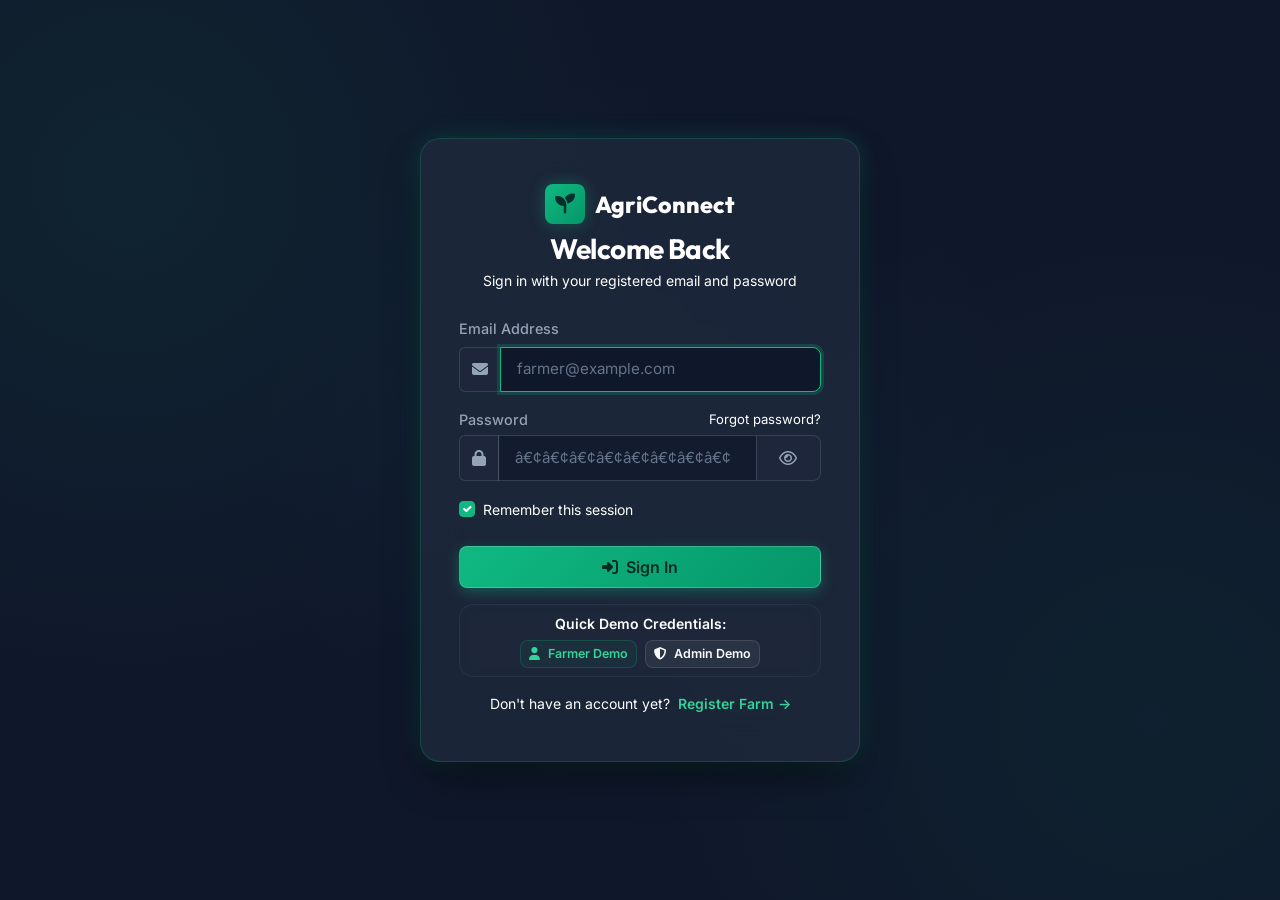
<file: frontend/login.html>
﻿<!DOCTYPE html>
<html lang="en">
<head>
  <meta charset="UTF-8">
  <meta name="viewport" content="width=device-width, initial-scale=1.0">
  <title>AgriConnect | Farmer & Admin Sign In</title>
  <meta name="description" content="Sign in to your AgriConnect account to access personalized farm advisories, live mandis, and weather updates.">
  
  <!-- Bootstrap 5 CSS -->
  <link href="https://cdn.jsdelivr.net/npm/bootstrap@5.3.3/dist/css/bootstrap.min.css" rel="stylesheet">
  <!-- Font Awesome 6 -->
  <link rel="stylesheet" href="https://cdnjs.cloudflare.com/ajax/libs/font-awesome/6.5.1/css/all.min.css">
  <!-- Custom Design System -->
  <link rel="stylesheet" href="css/style.css">
</head>
<body class="bg-mesh">

  <div class="auth-wrapper">
    <div class="auth-single-card animate-slide-up">
      
      <!-- Logo Header -->
      <div class="text-center mb-4">
        <a class="brand-logo justify-content-center mb-2" href="index.html">
          <div class="brand-icon">
            <i class="fa-solid fa-seedling"></i>
          </div>
          <span>AgriConnect</span>
        </a>
        <h3 class="fw-bold text-white mb-1">Welcome Back</h3>
        <p class="text-muted small">Sign in with your registered email and password</p>
      </div>

      <!-- Alert Message Box -->
      <div id="alertBox" class="alert d-none py-2 small mb-3" role="alert"></div>

      <!-- Login Form -->
      <form id="loginForm" novalidate>
        <!-- Email Input -->
        <div class="mb-3">
          <label for="email" class="form-label">Email Address</label>
          <div class="input-group">
            <span class="input-group-text"><i class="fa-solid fa-envelope"></i></span>
            <input type="email" class="form-control" id="email" placeholder="farmer@example.com" required autofocus>
          </div>
        </div>

        <!-- Password Input -->
        <div class="mb-3">
          <div class="d-flex justify-content-between align-items-center mb-1">
            <label for="password" class="form-label mb-0">Password</label>
            <a href="#" id="forgotPasswordLink" class="small text-emerald" style="font-size: 0.82rem;">Forgot password?</a>
          </div>
          <div class="input-group">
            <span class="input-group-text"><i class="fa-solid fa-lock"></i></span>
            <input type="password" class="form-control" id="password" placeholder="â€¢â€¢â€¢â€¢â€¢â€¢â€¢â€¢" required>
            <button class="btn btn-outline-secondary" type="button" id="togglePasswordBtn" style="border-color: rgba(148,163,184,0.2); background: rgba(30,41,59,0.8); color: var(--text-muted);">
              <i class="fa-regular fa-eye" id="togglePasswordIcon"></i>
            </button>
          </div>
        </div>

        <!-- Remember Me Checkbox -->
        <div class="form-check mb-4">
          <input class="form-check-input" type="checkbox" id="rememberMe" checked>
          <label class="form-check-label text-muted small" for="rememberMe">
            Remember this session
          </label>
        </div>

        <!-- Submit Button -->
        <button type="submit" class="btn btn-emerald w-100 py-2 fs-6 mb-3" id="loginBtn">
          <i class="fa-solid fa-right-to-bracket"></i> Sign In
        </button>

        <!-- Quick Demo Credentials Drawer -->
        <div class="glass-panel p-2 mb-3 text-center small text-muted">
          <div class="fw-semibold text-white-50 mb-1">Quick Demo Credentials:</div>
          <div class="d-flex justify-content-center gap-2">
            <button type="button" class="btn btn-sm btn-outline-emerald py-1 px-2" id="demoFarmerBtn" style="font-size: 0.78rem;">
              <i class="fa-solid fa-user"></i> Farmer Demo
            </button>
            <button type="button" class="btn btn-sm btn-glass py-1 px-2" id="demoAdminBtn" style="font-size: 0.78rem;">
              <i class="fa-solid fa-shield-halved"></i> Admin Demo
            </button>
          </div>
        </div>

        <div class="text-center text-muted small">
          Don't have an account yet? 
          <a href="register.html" class="text-emerald fw-semibold ms-1">Register Farm &rarr;</a>
        </div>
      </form>

    </div>
  </div>

  <!-- Bootstrap 5 Bundle JS -->
  <script src="https://cdn.jsdelivr.net/npm/bootstrap@5.3.3/dist/js/bootstrap.bundle.min.js"></script>
  <!-- Auth JS -->
  <script src="js/config.js"></script>
  <script src="js/auth.js"></script>

  <script>
    document.addEventListener('DOMContentLoaded', () => {
      // If already logged in, redirect directly to dashboard
      if (isLoggedIn()) {
        const user = getUserFromToken();
        if (user && (user.role === 'ADMIN' || user.role === 'ROLE_ADMIN')) {
          window.location.href = 'admin.html';
        } else {
          window.location.href = 'dashboard.html';
        }
        return;
      }

      const form = document.getElementById('loginForm');
      const emailInput = document.getElementById('email');
      const passwordInput = document.getElementById('password');
      const alertBox = document.getElementById('alertBox');
      const loginBtn = document.getElementById('loginBtn');
      const togglePasswordBtn = document.getElementById('togglePasswordBtn');
      const togglePasswordIcon = document.getElementById('togglePasswordIcon');

      // Check query param for registered message
      const urlParams = new URLSearchParams(window.location.search);
      if (urlParams.get('registered') === 'true') {
        showAlert('Registration successful! Please sign in with your credentials.', 'success');
      }

      // Password toggle
      togglePasswordBtn.addEventListener('click', () => {
        const type = passwordInput.getAttribute('type') === 'password' ? 'text' : 'password';
        passwordInput.setAttribute('type', type);
        togglePasswordIcon.className = type === 'password' ? 'fa-regular fa-eye' : 'fa-regular fa-eye-slash';
      });

      // Quick demo fillers
      document.getElementById('demoFarmerBtn').addEventListener('click', () => {
        emailInput.value = 'farmer@agriconnect.org';
        passwordInput.value = 'farmer123';
      });

      document.getElementById('demoAdminBtn').addEventListener('click', () => {
        emailInput.value = 'admin@agriconnect.org';
        passwordInput.value = 'admin123';
      });

      document.getElementById('forgotPasswordLink').addEventListener('click', (e) => {
        e.preventDefault();
        showAlert('Please contact your district agriculture extension officer or call 1800-180-1551 for password assistance.', 'info');
      });

      function showAlert(msg, type = 'danger') {
        alertBox.className = `alert alert-${type} py-2 small mb-3`;
        alertBox.innerHTML = `<i class="fa-solid ${type === 'danger' ? 'fa-triangle-exclamation' : type === 'success' ? 'fa-circle-check' : 'fa-circle-info'} me-2"></i> ${msg}`;
        alertBox.classList.remove('d-none');
      }

      form.addEventListener('submit', async (e) => {
        e.preventDefault();
        alertBox.classList.add('d-none');

        const email = emailInput.value.trim();
        const password = passwordInput.value;

        if (!email || !password) {
          showAlert('Please enter both email address and password.');
          return;
        }

        loginBtn.disabled = true;
        loginBtn.innerHTML = `<i class="fa-solid fa-spinner fa-spin"></i> Signing in...`;

        try {
          const response = await fetch(`${API_BASE_URL}/api/auth/login`, {
            method: 'POST',
            headers: {
              'Content-Type': 'application/json'
            },
            body: JSON.stringify({ email, password })
          });

          if (response.ok) {
            const data = await response.json();
            // Handle various token property formats from backend
            const token = data.token || data.accessToken || data.jwt || (typeof data === 'string' ? data : null);

            if (token) {
              setToken(token);
              showAlert('Login successful! Redirecting...', 'success');
              
              const user = getUserFromToken();
              setTimeout(() => {
                // If redirect query exists, go there
                const redirect = urlParams.get('redirect');
                if (redirect) {
                  window.location.href = decodeURIComponent(redirect);
                } else if (user && (user.role === 'ADMIN' || user.role === 'ROLE_ADMIN')) {
                  window.location.href = 'admin.html';
                } else {
                  window.location.href = 'dashboard.html';
                }
              }, 800);
            } else {
              showAlert('Login response did not return a valid JWT token.');
              loginBtn.disabled = false;
              loginBtn.innerHTML = `<i class="fa-solid fa-right-to-bracket"></i> Sign In`;
            }
          } else {
            const errorData = await response.json().catch(() => ({}));
            const errMsg = errorData.message || errorData.error || 'Invalid email or password. Please try again.';
            showAlert(errMsg);
            loginBtn.disabled = false;
            loginBtn.innerHTML = `<i class="fa-solid fa-right-to-bracket"></i> Sign In`;
          }
        } catch (error) {
          console.warn('Backend server offline or network error:', error);
          
          // Resilient development mode: If user is testing locally and Spring Boot isn't up, provide clear instruction or mock login for review
          if (email && password) {
            const isAdm = email.includes('admin');
            const mockPayload = {
              sub: email,
              email: email,
              name: isAdm ? 'Platform Administrator' : 'Ramesh Varma',
              role: isAdm ? 'ADMIN' : 'FARMER',
              exp: Math.floor(Date.now() / 1000) + 86400
            };
            // Create a valid base64url JWT token
            const headerStr = btoa(JSON.stringify({ alg: 'HS256', typ: 'JWT' }));
            const payloadStr = btoa(JSON.stringify(mockPayload));
            const mockToken = `${headerStr}.${payloadStr}.mock_signature`;
            
            setToken(mockToken);
            showAlert('Backend offline: Logged in using demo fallback mode. Redirecting...', 'info');
            setTimeout(() => {
              if (isAdm) {
                window.location.href = 'admin.html';
              } else {
                window.location.href = 'dashboard.html';
              }
            }, 1000);
          } else {
            showAlert('Cannot connect to Spring Boot backend at http://localhost:8083.');
            loginBtn.disabled = false;
            loginBtn.innerHTML = `<i class="fa-solid fa-right-to-bracket"></i> Sign In`;
          }
        }
      });
    });
  </script>
</body>
</html>
</file>
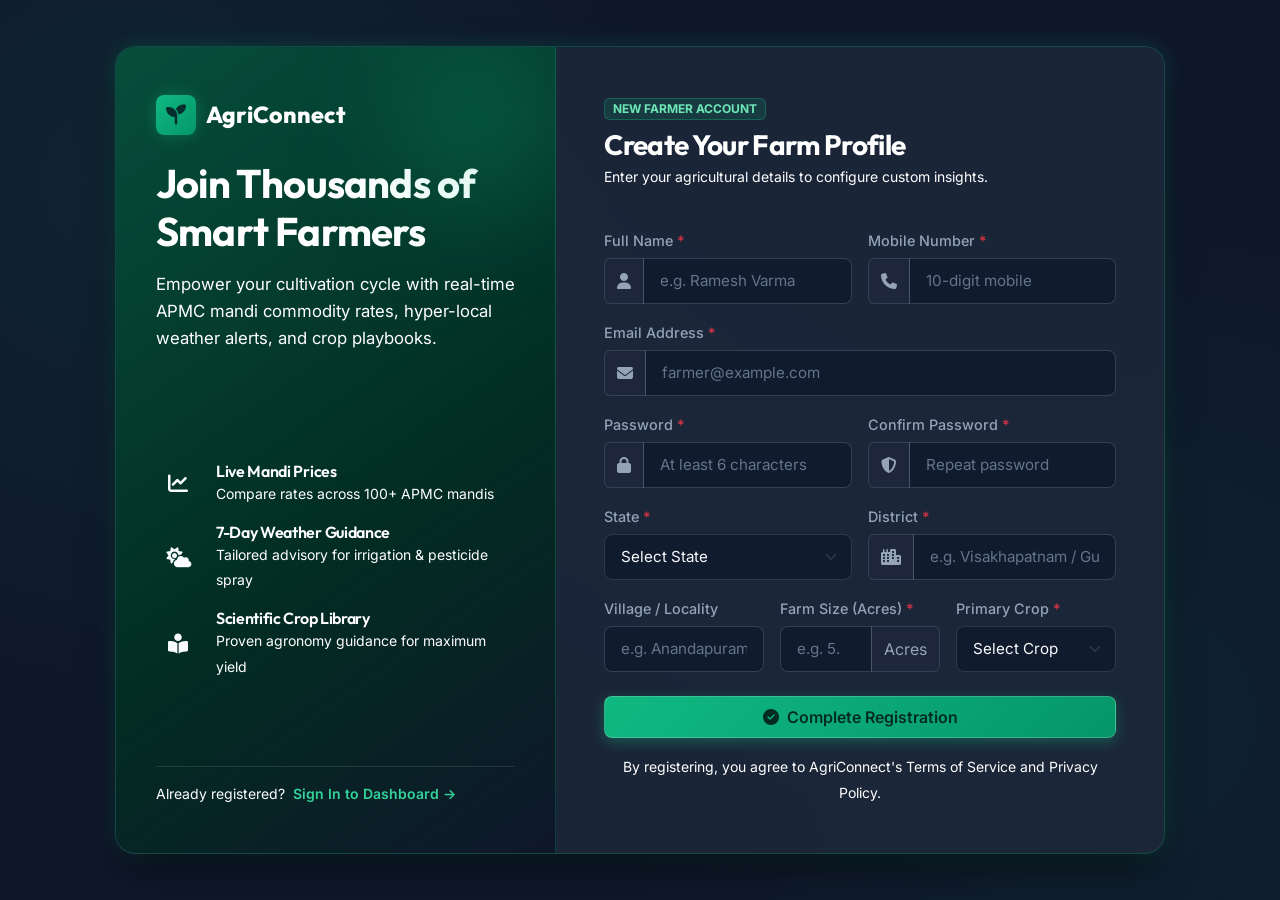
<file: frontend/register.html>
﻿<!DOCTYPE html>
<html lang="en">
<head>
  <meta charset="UTF-8">
  <meta name="viewport" content="width=device-width, initial-scale=1.0">
  <title>AgriConnect | Farmer Registration</title>
  <meta name="description" content="Register your farm on AgriConnect to receive tailored agronomy guides, live mandi prices, and weather advisories.">
  
  <!-- Bootstrap 5 CSS -->
  <link href="https://cdn.jsdelivr.net/npm/bootstrap@5.3.3/dist/css/bootstrap.min.css" rel="stylesheet">
  <!-- Font Awesome 6 -->
  <link rel="stylesheet" href="https://cdnjs.cloudflare.com/ajax/libs/font-awesome/6.5.1/css/all.min.css">
  <!-- Custom Design System -->
  <link rel="stylesheet" href="css/style.css">
</head>
<body class="bg-mesh">

  <div class="auth-wrapper">
    <div class="auth-split-card">
      
      <!-- Left: Green Gradient Branding Panel -->
      <div class="auth-side-panel">
        <div>
          <a class="brand-logo mb-4 d-inline-flex" href="index.html">
            <div class="brand-icon">
              <i class="fa-solid fa-seedling"></i>
            </div>
            <span>AgriConnect</span>
          </a>
          <h2 class="display-6 fw-bold text-white mb-3">Join Thousands of Smart Farmers</h2>
          <p class="text-white-50 mb-4" style="font-size: 1.05rem;">
            Empower your cultivation cycle with real-time APMC mandi commodity rates, hyper-local weather alerts, and crop playbooks.
          </p>
        </div>

        <div class="d-flex flex-column gap-3 my-4">
          <div class="d-flex align-items-center gap-3">
            <div class="rounded-circle bg-emerald bg-opacity-20 d-flex align-items-center justify-content-center text-emerald" style="width: 44px; height: 44px; min-width: 44px;">
              <i class="fa-solid fa-chart-line fs-5"></i>
            </div>
            <div>
              <h6 class="text-white mb-0 fw-semibold">Live Mandi Prices</h6>
              <small class="text-white-50">Compare rates across 100+ APMC mandis</small>
            </div>
          </div>

          <div class="d-flex align-items-center gap-3">
            <div class="rounded-circle bg-emerald bg-opacity-20 d-flex align-items-center justify-content-center text-emerald" style="width: 44px; height: 44px; min-width: 44px;">
              <i class="fa-solid fa-cloud-sun fs-5"></i>
            </div>
            <div>
              <h6 class="text-white mb-0 fw-semibold">7-Day Weather Guidance</h6>
              <small class="text-white-50">Tailored advisory for irrigation & pesticide spray</small>
            </div>
          </div>

          <div class="d-flex align-items-center gap-3">
            <div class="rounded-circle bg-emerald bg-opacity-20 d-flex align-items-center justify-content-center text-emerald" style="width: 44px; height: 44px; min-width: 44px;">
              <i class="fa-solid fa-book-open-reader fs-5"></i>
            </div>
            <div>
              <h6 class="text-white mb-0 fw-semibold">Scientific Crop Library</h6>
              <small class="text-white-50">Proven agronomy guidance for maximum yield</small>
            </div>
          </div>
        </div>

        <div class="pt-3 border-top border-white border-opacity-10 text-white-50 small">
          Already registered? <a href="login.html" class="text-emerald fw-semibold ms-1">Sign In to Dashboard &rarr;</a>
        </div>
      </div>

      <!-- Right: Registration Form Panel -->
      <div class="auth-form-panel">
        <div class="mb-4">
          <span class="badge badge-emerald mb-2">NEW FARMER ACCOUNT</span>
          <h3 class="fw-bold text-white mb-1">Create Your Farm Profile</h3>
          <p class="text-muted small">Enter your agricultural details to configure custom insights.</p>
        </div>

        <div id="alertBox" class="alert d-none mb-4" role="alert"></div>

        <form id="registerForm" novalidate>
          <div class="row g-3">
            
            <!-- Full Name -->
            <div class="col-md-6">
              <label for="fullName" class="form-label">Full Name <span class="text-danger">*</span></label>
              <div class="input-group">
                <span class="input-group-text"><i class="fa-solid fa-user"></i></span>
                <input type="text" class="form-control" id="fullName" placeholder="e.g. Ramesh Varma" required>
              </div>
            </div>

            <!-- Mobile Number -->
            <div class="col-md-6">
              <label for="mobileNumber" class="form-label">Mobile Number <span class="text-danger">*</span></label>
              <div class="input-group">
                <span class="input-group-text"><i class="fa-solid fa-phone"></i></span>
                <input type="tel" class="form-control" id="mobileNumber" placeholder="10-digit mobile" maxlength="10" required>
              </div>
            </div>

            <!-- Email Address -->
            <div class="col-12">
              <label for="email" class="form-label">Email Address <span class="text-danger">*</span></label>
              <div class="input-group">
                <span class="input-group-text"><i class="fa-solid fa-envelope"></i></span>
                <input type="email" class="form-control" id="email" placeholder="farmer@example.com" required>
              </div>
            </div>

            <!-- Password -->
            <div class="col-md-6">
              <label for="password" class="form-label">Password <span class="text-danger">*</span></label>
              <div class="input-group">
                <span class="input-group-text"><i class="fa-solid fa-lock"></i></span>
                <input type="password" class="form-control" id="password" placeholder="At least 6 characters" minlength="6" required>
              </div>
            </div>

            <!-- Confirm Password -->
            <div class="col-md-6">
              <label for="confirmPassword" class="form-label">Confirm Password <span class="text-danger">*</span></label>
              <div class="input-group">
                <span class="input-group-text"><i class="fa-solid fa-shield-halved"></i></span>
                <input type="password" class="form-control" id="confirmPassword" placeholder="Repeat password" required>
              </div>
            </div>

            <!-- State Dropdown -->
            <div class="col-md-6">
              <label for="state" class="form-label">State <span class="text-danger">*</span></label>
              <select class="form-select" id="state" required>
                <option value="" disabled selected>Select State</option>
                <option value="Andhra Pradesh">Andhra Pradesh</option>
                <option value="Arunachal Pradesh">Arunachal Pradesh</option>
                <option value="Assam">Assam</option>
                <option value="Bihar">Bihar</option>
                <option value="Chhattisgarh">Chhattisgarh</option>
                <option value="Goa">Goa</option>
                <option value="Gujarat">Gujarat</option>
                <option value="Haryana">Haryana</option>
                <option value="Himachal Pradesh">Himachal Pradesh</option>
                <option value="Jharkhand">Jharkhand</option>
                <option value="Karnataka">Karnataka</option>
                <option value="Kerala">Kerala</option>
                <option value="Madhya Pradesh">Madhya Pradesh</option>
                <option value="Maharashtra">Maharashtra</option>
                <option value="Manipur">Manipur</option>
                <option value="Meghalaya">Meghalaya</option>
                <option value="Mizoram">Mizoram</option>
                <option value="Nagaland">Nagaland</option>
                <option value="Odisha">Odisha</option>
                <option value="Punjab">Punjab</option>
                <option value="Rajasthan">Rajasthan</option>
                <option value="Sikkim">Sikkim</option>
                <option value="Tamil Nadu">Tamil Nadu</option>
                <option value="Telangana">Telangana</option>
                <option value="Tripura">Tripura</option>
                <option value="Uttar Pradesh">Uttar Pradesh</option>
                <option value="Uttarakhand">Uttarakhand</option>
                <option value="West Bengal">West Bengal</option>
                <option value="Delhi">Delhi</option>
              </select>
            </div>

            <!-- District -->
            <div class="col-md-6">
              <label for="district" class="form-label">District <span class="text-danger">*</span></label>
              <div class="input-group">
                <span class="input-group-text"><i class="fa-solid fa-city"></i></span>
                <input type="text" class="form-control" id="district" placeholder="e.g. Visakhapatnam / Guntur" required>
              </div>
            </div>

            <!-- Village / Locality -->
            <div class="col-md-4">
              <label for="village" class="form-label">Village / Locality</label>
              <input type="text" class="form-control" id="village" placeholder="e.g. Anandapuram">
            </div>

            <!-- Farm Size (Acres) -->
            <div class="col-md-4">
              <label for="farmSize" class="form-label">Farm Size (Acres) <span class="text-danger">*</span></label>
              <div class="input-group">
                <input type="number" step="0.1" min="0.1" class="form-control" id="farmSize" placeholder="e.g. 5.5" required>
                <span class="input-group-text">Acres</span>
              </div>
            </div>

            <!-- Primary Crop -->
            <div class="col-md-4">
              <label for="primaryCrop" class="form-label">Primary Crop <span class="text-danger">*</span></label>
              <select class="form-select" id="primaryCrop" required>
                <option value="" disabled selected>Select Crop</option>
                <option value="Rice">Rice (Paddy)</option>
                <option value="Wheat">Wheat</option>
                <option value="Cotton">Cotton</option>
                <option value="Sugarcane">Sugarcane</option>
                <option value="Maize">Maize</option>
                <option value="Soybean">Soybean</option>
                <option value="Mustard">Mustard</option>
                <option value="Groundnut">Groundnut</option>
                <option value="Gram">Gram (Chickpea)</option>
                <option value="Tomato">Tomato</option>
                <option value="Potato">Potato</option>
                <option value="Onion">Onion</option>
                <option value="Chilli">Chilli</option>
                <option value="Mango">Mango</option>
                <option value="Tea">Tea</option>
                <option value="Coffee">Coffee</option>
                <option value="Other">Other</option>
              </select>
            </div>

            <div class="col-12 mt-4">
              <button type="submit" class="btn btn-emerald w-100 py-2 fs-6" id="submitBtn">
                <i class="fa-solid fa-check-circle"></i> Complete Registration
              </button>
            </div>

            <div class="col-12 text-center mt-3">
              <span class="text-muted small">By registering, you agree to AgriConnect's Terms of Service and Privacy Policy.</span>
            </div>

          </div>
        </form>
      </div>

    </div>
  </div>

  <!-- Bootstrap 5 Bundle JS -->
  <script src="https://cdn.jsdelivr.net/npm/bootstrap@5.3.3/dist/js/bootstrap.bundle.min.js"></script>
  <!-- Auth JS -->
  <script src="js/config.js"></script>
  <script src="js/auth.js"></script>

  <script>
    document.addEventListener('DOMContentLoaded', () => {
      // If already logged in, redirect to dashboard
      if (isLoggedIn()) {
        window.location.href = 'dashboard.html';
        return;
      }

      const form = document.getElementById('registerForm');
      const alertBox = document.getElementById('alertBox');
      const submitBtn = document.getElementById('submitBtn');

      function showAlert(msg, type = 'danger') {
        alertBox.className = `alert alert-${type} py-2 small mb-3`;
        alertBox.innerHTML = `<i class="fa-solid ${type === 'danger' ? 'fa-triangle-exclamation' : 'fa-circle-check'} me-2"></i> ${msg}`;
        alertBox.classList.remove('d-none');
        alertBox.scrollIntoView({ behavior: 'smooth', block: 'center' });
      }

      form.addEventListener('submit', async (e) => {
        e.preventDefault();
        alertBox.classList.add('d-none');

        const name = document.getElementById('fullName').value.trim();
        const mobile = document.getElementById('mobileNumber').value.trim();
        const email = document.getElementById('email').value.trim();
        const password = document.getElementById('password').value;
        const confirmPassword = document.getElementById('confirmPassword').value;
        const state = document.getElementById('state').value;
        const district = document.getElementById('district').value.trim();
        const village = document.getElementById('village').value.trim();
        const farmSize = parseFloat(document.getElementById('farmSize').value);
        const primaryCrop = document.getElementById('primaryCrop').value;

        // Validation
        if (!name || !mobile || !email || !password || !state || !district || isNaN(farmSize) || !primaryCrop) {
          showAlert('Please fill in all mandatory fields.');
          return;
        }

        if (mobile.length !== 10 || !/^\d+$/.test(mobile)) {
          showAlert('Mobile number must be exactly 10 digits.');
          return;
        }

        if (password.length < 6) {
          showAlert('Password must contain at least 6 characters.');
          return;
        }

        if (password !== confirmPassword) {
          showAlert('Passwords do not match. Please re-enter.');
          return;
        }

        const payload = {
          name,
          fullName: name,
          mobile,
          email,
          password,
          state,
          district,
          village: village || 'N/A',
          farmSize: farmSize || 1,
          primaryCrop
        };

        submitBtn.disabled = true;
        submitBtn.innerHTML = `<i class="fa-solid fa-spinner fa-spin"></i> Creating Account...`;

        try {
          const response = await fetch(`${API_BASE_URL}/api/auth/register`, {
            method: 'POST',
            headers: {
              'Content-Type': 'application/json'
            },
            body: JSON.stringify(payload)
          });

          if (response.ok) {
            showAlert('Registration successful! Redirecting to login...', 'success');
            setTimeout(() => {
              window.location.href = 'login.html?registered=true';
            }, 1200);
          } else {
            const errorData = await response.json().catch(() => ({}));
            const errMsg = errorData.message || errorData.error || `Registration failed (Status ${response.status}). Please verify your details.`;
            showAlert(errMsg);
            submitBtn.disabled = false;
            submitBtn.innerHTML = `<i class="fa-solid fa-check-circle"></i> Complete Registration`;
          }
        } catch (networkError) {
          console.warn('Network issue or backend offline:', networkError);
          showAlert('Unable to connect to the backend server (http://localhost:8083). Make sure the Spring Boot service is running.');
          submitBtn.disabled = false;
          submitBtn.innerHTML = `<i class="fa-solid fa-check-circle"></i> Complete Registration`;
        }
      });
    });
  </script>
</body>
</html>
</file>
<file: frontend/css/style.css>
/* ==========================================================================
   AgriConnect - Smart Agriculture SaaS Design System
   Color Palette: Deep Slate (#0f172a) & Emerald (#10b981)
   Typography: Outfit (Headings) & Inter (Body)
   ========================================================================== */

@import url('https://fonts.googleapis.com/css2?family=Inter:wght@300;400;500;600;700&family=Outfit:wght@400;500;600;700;800;900&display=swap');

:root {
  --primary: #10b981;
  --primary-dark: #059669;
  --primary-light: #34d399;
  --primary-gradient: linear-gradient(135deg, #10b981 0%, #059669 100%);
  --primary-glow: rgba(16, 185, 129, 0.35);
  --primary-subtle: rgba(16, 185, 129, 0.12);

  --bg: #0f172a;
  --bg-secondary: #090d16;
  --surface: #1e293b;
  --surface2: #334155;
  --surface-glass: rgba(30, 41, 59, 0.72);
  --surface-glass-light: rgba(51, 65, 85, 0.45);
  --surface-card: rgba(30, 41, 59, 0.85);

  --text: #f8fafc;
  --text-muted: #94a3b8;
  --text-dim: #64748b;

  --border: rgba(16, 185, 129, 0.22);
  --border-subtle: rgba(255, 255, 255, 0.08);
  --border-active: rgba(16, 185, 129, 0.6);

  --accent-gold: #f59e0b;
  --accent-sky: #0ea5e9;
  --accent-rose: #f43f5e;
  --accent-purple: #8b5cf6;

  --shadow-sm: 0 4px 6px -1px rgba(0, 0, 0, 0.3);
  --shadow-md: 0 10px 25px -5px rgba(0, 0, 0, 0.4), 0 0 15px -3px rgba(16, 185, 129, 0.15);
  --shadow-lg: 0 20px 40px -10px rgba(0, 0, 0, 0.6), 0 0 25px -2px rgba(16, 185, 129, 0.25);
  --shadow-glow: 0 0 30px rgba(16, 185, 129, 0.35);

  --radius-sm: 8px;
  --radius-md: 14px;
  --radius-lg: 20px;
  --radius-full: 9999px;

  --transition-fast: 0.15s ease;
  --transition-normal: 0.25s cubic-bezier(0.4, 0, 0.2, 1);
  --transition-smooth: 0.4s cubic-bezier(0.16, 1, 0.3, 1);

  --sidebar-width: 270px;
}

/* ==========================================================================
   Base & Reset
   ========================================================================== */
*, *::before, *::after {
  box-sizing: border-box;
}

html, body {
  margin: 0;
  padding: 0;
  width: 100%;
  min-height: 100vh;
  background-color: var(--bg);
  color: var(--text);
  font-family: 'Inter', -apple-system, BlinkMacSystemFont, 'Segoe UI', Roboto, sans-serif;
  font-size: 16px;
  line-height: 1.6;
  -webkit-font-smoothing: antialiased;
  -moz-osx-font-smoothing: grayscale;
  overflow-x: hidden;
}

h1, h2, h3, h4, h5, h6,
.font-heading,
.navbar-brand {
  font-family: 'Outfit', sans-serif;
  font-weight: 700;
  color: var(--text);
  letter-spacing: -0.02em;
}

a {
  color: var(--primary-light);
  text-decoration: none;
  transition: color var(--transition-fast);
}

a:hover {
  color: #6ee7b7;
}

p {
  color: var(--text-muted);
}

/* Scrollbar */
::-webkit-scrollbar {
  width: 8px;
  height: 8px;
}

::-webkit-scrollbar-track {
  background: var(--bg-secondary);
}

::-webkit-scrollbar-thumb {
  background: var(--surface2);
  border-radius: var(--radius-full);
}

::-webkit-scrollbar-thumb:hover {
  background: var(--primary-dark);
}

/* Selection */
::selection {
  background: var(--primary);
  color: #042f2e;
}

/* ==========================================================================
   Background Accents & Gradients
   ========================================================================== */
.bg-mesh {
  background: 
    radial-gradient(circle at 10% 20%, rgba(16, 185, 129, 0.08) 0%, transparent 40%),
    radial-gradient(circle at 90% 80%, rgba(5, 150, 105, 0.08) 0%, transparent 40%),
    radial-gradient(circle at 50% 50%, rgba(14, 165, 233, 0.04) 0%, transparent 50%),
    var(--bg);
  min-height: 100vh;
}

.hero-mesh {
  position: relative;
  overflow: hidden;
  background: 
    radial-gradient(circle at 50% 10%, rgba(16, 185, 129, 0.18) 0%, transparent 60%),
    radial-gradient(circle at 85% 30%, rgba(14, 165, 233, 0.1) 0%, transparent 45%),
    linear-gradient(180deg, #090d16 0%, #0f172a 100%);
}

.hero-mesh::before {
  content: '';
  position: absolute;
  top: -20%;
  left: 20%;
  width: 600px;
  height: 600px;
  background: radial-gradient(circle, rgba(16, 185, 129, 0.15), transparent 70%);
  filter: blur(80px);
  pointer-events: none;
  z-index: 0;
  animation: pulseGlow 8s ease-in-out infinite alternate;
}

/* ==========================================================================
   Floating Elements & Animations
   ========================================================================== */
@keyframes floatSlow {
  0% { transform: translateY(0px) rotate(0deg); }
  50% { transform: translateY(-16px) rotate(4deg); }
  100% { transform: translateY(0px) rotate(0deg); }
}

@keyframes floatFast {
  0% { transform: translateY(0px) rotate(0deg); }
  50% { transform: translateY(-24px) rotate(-6deg); }
  100% { transform: translateY(0px) rotate(0deg); }
}

@keyframes pulseGlow {
  0% { opacity: 0.4; transform: scale(0.95); }
  100% { opacity: 0.8; transform: scale(1.08); }
}

@keyframes fadeIn {
  from { opacity: 0; transform: translateY(12px); }
  to { opacity: 1; transform: translateY(0); }
}

@keyframes slideUp {
  from { opacity: 0; transform: translateY(30px); }
  to { opacity: 1; transform: translateY(0); }
}

.animate-fade-in {
  animation: fadeIn 0.6s cubic-bezier(0.16, 1, 0.3, 1) forwards;
}

.animate-slide-up {
  animation: slideUp 0.8s cubic-bezier(0.16, 1, 0.3, 1) forwards;
}

.floating-icon {
  position: absolute;
  display: flex;
  align-items: center;
  justify-content: center;
  border-radius: 50%;
  background: rgba(30, 41, 59, 0.7);
  backdrop-filter: blur(12px);
  -webkit-backdrop-filter: blur(12px);
  border: 1px solid var(--border);
  box-shadow: var(--shadow-md);
  color: var(--primary-light);
  pointer-events: none;
  z-index: 1;
}

.floating-icon.icon-wheat {
  width: 72px;
  height: 72px;
  font-size: 2rem;
  top: 15%;
  left: 8%;
  color: var(--accent-gold);
  border-color: rgba(245, 158, 11, 0.3);
  animation: floatSlow 6s ease-in-out infinite;
}

.floating-icon.icon-sun {
  width: 80px;
  height: 80px;
  font-size: 2.3rem;
  top: 22%;
  right: 10%;
  color: #fbbf24;
  border-color: rgba(251, 191, 36, 0.3);
  animation: floatFast 7s ease-in-out infinite 1s;
}

.floating-icon.icon-rain {
  width: 64px;
  height: 64px;
  font-size: 1.8rem;
  bottom: 25%;
  left: 14%;
  color: var(--accent-sky);
  border-color: rgba(14, 165, 233, 0.3);
  animation: floatSlow 8s ease-in-out infinite 0.5s;
}

.floating-icon.icon-leaf {
  width: 58px;
  height: 58px;
  font-size: 1.6rem;
  bottom: 20%;
  right: 15%;
  color: var(--primary);
  border-color: var(--border);
  animation: floatFast 6.5s ease-in-out infinite 1.5s;
}

/* ==========================================================================
   Glassmorphism Cards
   ========================================================================== */
.glass-card {
  background: var(--surface-glass);
  backdrop-filter: blur(16px);
  -webkit-backdrop-filter: blur(16px);
  border: 1px solid var(--border);
  border-radius: var(--radius-md);
  box-shadow: var(--shadow-md);
  transition: all var(--transition-normal);
  position: relative;
  overflow: hidden;
}

.glass-card::before {
  content: '';
  position: absolute;
  top: 0;
  left: 0;
  right: 0;
  height: 1px;
  background: linear-gradient(90deg, transparent, rgba(16, 185, 129, 0.4), transparent);
  pointer-events: none;
}

.glass-card-hover:hover {
  transform: translateY(-6px);
  border-color: var(--border-active);
  box-shadow: var(--shadow-lg), 0 0 20px rgba(16, 185, 129, 0.15);
}

.glass-card-solid {
  background: var(--surface);
  border: 1px solid var(--border-subtle);
  border-radius: var(--radius-md);
}

.glass-panel {
  background: rgba(30, 41, 59, 0.5);
  backdrop-filter: blur(10px);
  -webkit-backdrop-filter: blur(10px);
  border: 1px solid rgba(255, 255, 255, 0.05);
  border-radius: var(--radius-md);
}

/* ==========================================================================
   Navigation
   ========================================================================== */
.navbar-agri {
  background: rgba(15, 23, 42, 0.85);
  backdrop-filter: blur(16px);
  -webkit-backdrop-filter: blur(16px);
  border-bottom: 1px solid var(--border-subtle);
  padding: 0.85rem 0;
  position: sticky;
  top: 0;
  z-index: 1030;
  transition: all var(--transition-fast);
}

.navbar-agri.scrolled {
  background: rgba(15, 23, 42, 0.95);
  border-bottom-color: var(--border);
  box-shadow: var(--shadow-sm);
}

.brand-logo {
  display: flex;
  align-items: center;
  gap: 0.65rem;
  font-family: 'Outfit', sans-serif;
  font-weight: 800;
  font-size: 1.45rem;
  color: #fff !important;
  text-decoration: none;
}

.brand-icon {
  display: flex;
  align-items: center;
  justify-content: center;
  width: 40px;
  height: 40px;
  border-radius: var(--radius-sm);
  background: var(--primary-gradient);
  color: #042f2e;
  font-size: 1.25rem;
  box-shadow: 0 0 15px var(--primary-glow);
}

.nav-link-agri {
  color: var(--text-muted) !important;
  font-weight: 500;
  font-size: 0.95rem;
  padding: 0.5rem 0.9rem !important;
  border-radius: var(--radius-sm);
  transition: all var(--transition-fast);
}

.nav-link-agri:hover,
.nav-link-agri.active {
  color: var(--text) !important;
  background: rgba(255, 255, 255, 0.04);
}

.nav-link-agri.active {
  color: var(--primary-light) !important;
  background: var(--primary-subtle);
}

/* ==========================================================================
   Buttons
   ========================================================================== */
.btn {
  font-family: 'Inter', sans-serif;
  font-weight: 600;
  border-radius: var(--radius-sm);
  padding: 0.65rem 1.4rem;
  display: inline-flex;
  align-items: center;
  justify-content: center;
  gap: 0.5rem;
  transition: all var(--transition-normal);
  border: 1px solid transparent;
}

.btn-emerald {
  background: var(--primary-gradient);
  color: #022c22 !important;
  border: 1px solid rgba(255, 255, 255, 0.2);
  box-shadow: 0 4px 14px 0 rgba(16, 185, 129, 0.35);
}

.btn-emerald:hover {
  background: linear-gradient(135deg, #34d399 0%, #10b981 100%);
  color: #022c22 !important;
  transform: translateY(-2px);
  box-shadow: 0 6px 20px 0 rgba(16, 185, 129, 0.5);
}

.btn-emerald:active {
  transform: translateY(0);
}

.btn-outline-emerald {
  background: rgba(16, 185, 129, 0.06);
  color: var(--primary-light) !important;
  border: 1px solid var(--border);
}

.btn-outline-emerald:hover {
  background: var(--primary);
  color: #022c22 !important;
  border-color: var(--primary);
  transform: translateY(-2px);
  box-shadow: 0 6px 16px rgba(16, 185, 129, 0.3);
}

.btn-glass {
  background: rgba(255, 255, 255, 0.06);
  backdrop-filter: blur(10px);
  color: var(--text) !important;
  border: 1px solid rgba(255, 255, 255, 0.12);
}

.btn-glass:hover {
  background: rgba(255, 255, 255, 0.12);
  border-color: rgba(255, 255, 255, 0.25);
  color: #fff !important;
  transform: translateY(-2px);
}

.btn-danger-glass {
  background: rgba(244, 63, 94, 0.1);
  color: #fda4af !important;
  border: 1px solid rgba(244, 63, 94, 0.25);
}

.btn-danger-glass:hover {
  background: var(--accent-rose);
  color: #fff !important;
  border-color: var(--accent-rose);
}

.btn-sm {
  padding: 0.38rem 0.85rem;
  font-size: 0.85rem;
}

.btn-lg {
  padding: 0.85rem 1.85rem;
  font-size: 1.05rem;
}

.btn-icon {
  width: 38px;
  height: 38px;
  padding: 0;
  display: inline-flex;
  align-items: center;
  justify-content: center;
  border-radius: var(--radius-sm);
}

/* ==========================================================================
   Badges
   ========================================================================== */
.badge-agri {
  font-weight: 600;
  font-size: 0.75rem;
  letter-spacing: 0.03em;
  padding: 0.35rem 0.75rem;
  border-radius: var(--radius-full);
  display: inline-flex;
  align-items: center;
  gap: 0.35rem;
}

.badge-emerald {
  background: rgba(16, 185, 129, 0.15);
  color: #6ee7b7;
  border: 1px solid rgba(16, 185, 129, 0.35);
}

.badge-gold {
  background: rgba(245, 158, 11, 0.15);
  color: #fcd34d;
  border: 1px solid rgba(245, 158, 11, 0.35);
}

.badge-sky {
  background: rgba(14, 165, 233, 0.15);
  color: #7dd3fc;
  border: 1px solid rgba(14, 165, 233, 0.35);
}

.badge-purple {
  background: rgba(139, 92, 246, 0.15);
  color: #c4b5fd;
  border: 1px solid rgba(139, 92, 246, 0.35);
}

.badge-rose {
  background: rgba(244, 63, 94, 0.15);
  color: #fda4af;
  border: 1px solid rgba(244, 63, 94, 0.35);
}

.badge-slate {
  background: rgba(148, 163, 184, 0.15);
  color: #cbd5e1;
  border: 1px solid rgba(148, 163, 184, 0.25);
}

/* ==========================================================================
   Forms & Inputs
   ========================================================================== */
.form-label {
  font-weight: 500;
  font-size: 0.9rem;
  color: var(--text-muted);
  margin-bottom: 0.4rem;
}

.form-control,
.form-select {
  background-color: rgba(15, 23, 42, 0.65) !important;
  border: 1px solid rgba(148, 163, 184, 0.2) !important;
  color: var(--text) !important;
  border-radius: var(--radius-sm);
  padding: 0.65rem 1rem;
  font-size: 0.95rem;
  transition: all var(--transition-fast);
}

.form-control:focus,
.form-select:focus {
  background-color: rgba(15, 23, 42, 0.9) !important;
  border-color: var(--primary) !important;
  box-shadow: 0 0 0 3px rgba(16, 185, 129, 0.2) !important;
  color: #fff !important;
}

.form-control::placeholder {
  color: var(--text-dim);
}

.form-select option {
  background-color: var(--surface);
  color: var(--text);
}

.input-group-text {
  background-color: rgba(30, 41, 59, 0.8);
  border: 1px solid rgba(148, 163, 184, 0.2);
  color: var(--text-muted);
}

.form-check-input {
  background-color: rgba(15, 23, 42, 0.8);
  border-color: rgba(148, 163, 184, 0.3);
}

.form-check-input:checked {
  background-color: var(--primary);
  border-color: var(--primary);
}

/* ==========================================================================
   Tables
   ========================================================================== */
.table-agri {
  width: 100%;
  color: var(--text);
  border-collapse: separate;
  border-spacing: 0;
}

.table-agri thead th {
  background: rgba(30, 41, 59, 0.8);
  color: var(--text-muted);
  font-weight: 600;
  font-size: 0.8rem;
  text-transform: uppercase;
  letter-spacing: 0.05em;
  padding: 0.95rem 1.1rem;
  border-bottom: 1px solid var(--border);
  white-space: nowrap;
}

.table-agri thead th:first-child {
  border-top-left-radius: var(--radius-sm);
}

.table-agri thead th:last-child {
  border-top-right-radius: var(--radius-sm);
}

.table-agri tbody td {
  padding: 1rem 1.1rem;
  vertical-align: middle;
  border-bottom: 1px solid rgba(255, 255, 255, 0.05);
  color: var(--text);
  font-size: 0.92rem;
  background: rgba(30, 41, 59, 0.3);
}

.table-agri tbody tr:hover td {
  background: rgba(16, 185, 129, 0.06);
}

.table-agri tbody tr:last-child td {
  border-bottom: none;
}

/* ==========================================================================
   Dashboard & Sidebar Layout
   ========================================================================== */
.dashboard-layout {
  display: flex;
  min-height: 100vh;
  background-color: var(--bg);
}

.sidebar {
  width: var(--sidebar-width);
  background: rgba(15, 23, 42, 0.95);
  backdrop-filter: blur(20px);
  -webkit-backdrop-filter: blur(20px);
  border-right: 1px solid var(--border-subtle);
  display: flex;
  flex-direction: column;
  position: fixed;
  top: 0;
  bottom: 0;
  left: 0;
  z-index: 1020;
  transition: transform var(--transition-smooth);
}

.sidebar-header {
  padding: 1.5rem 1.4rem;
  border-bottom: 1px solid rgba(255, 255, 255, 0.05);
}

.sidebar-menu {
  padding: 1.2rem 0.8rem;
  flex: 1;
  overflow-y: auto;
  display: flex;
  flex-direction: column;
  gap: 0.3rem;
}

.sidebar-label {
  font-size: 0.72rem;
  font-weight: 700;
  text-transform: uppercase;
  letter-spacing: 0.08em;
  color: var(--text-dim);
  padding: 0.75rem 0.8rem 0.35rem;
}

.sidebar-link {
  display: flex;
  align-items: center;
  gap: 0.85rem;
  padding: 0.7rem 0.9rem;
  color: var(--text-muted);
  font-weight: 500;
  font-size: 0.92rem;
  border-radius: var(--radius-sm);
  transition: all var(--transition-fast);
  text-decoration: none;
}

.sidebar-link i {
  font-size: 1.1rem;
  width: 22px;
  text-align: center;
  color: var(--text-dim);
  transition: color var(--transition-fast);
}

.sidebar-link:hover {
  color: #fff;
  background: rgba(255, 255, 255, 0.05);
}

.sidebar-link:hover i {
  color: var(--primary-light);
}

.sidebar-link.active {
  color: #fff;
  background: linear-gradient(90deg, rgba(16, 185, 129, 0.18) 0%, rgba(16, 185, 129, 0.04) 100%);
  border-left: 3px solid var(--primary);
  font-weight: 600;
}

.sidebar-link.active i {
  color: var(--primary);
}

.sidebar-footer {
  padding: 1.2rem;
  border-top: 1px solid rgba(255, 255, 255, 0.05);
}

.dashboard-main {
  flex: 1;
  margin-left: var(--sidebar-width);
  min-height: 100vh;
  display: flex;
  flex-direction: column;
  transition: margin-left var(--transition-smooth);
}

.dashboard-topbar {
  background: rgba(15, 23, 42, 0.85);
  backdrop-filter: blur(16px);
  -webkit-backdrop-filter: blur(16px);
  border-bottom: 1px solid var(--border-subtle);
  padding: 0.9rem 2rem;
  display: flex;
  align-items: center;
  justify-content: space-between;
  position: sticky;
  top: 0;
  z-index: 1010;
}

.dashboard-content {
  padding: 2rem;
  flex: 1;
}

/* Mobile Sidebar Toggle */
.sidebar-overlay {
  display: none;
  position: fixed;
  inset: 0;
  background: rgba(0, 0, 0, 0.6);
  backdrop-filter: blur(4px);
  z-index: 1015;
}

/* ==========================================================================
   Stat Cards & Metrics
   ========================================================================== */
.stat-card {
  padding: 1.4rem;
  border-radius: var(--radius-md);
  position: relative;
  overflow: hidden;
}

.stat-icon {
  width: 48px;
  height: 48px;
  border-radius: var(--radius-sm);
  display: flex;
  align-items: center;
  justify-content: center;
  font-size: 1.35rem;
}

.stat-value {
  font-family: 'Outfit', sans-serif;
  font-weight: 700;
  font-size: 2rem;
  line-height: 1.1;
  color: #fff;
  margin: 0.4rem 0 0.2rem;
}

.stat-label {
  font-size: 0.85rem;
  color: var(--text-muted);
  font-weight: 500;
}

/* ==========================================================================
   Crop Cards
   ========================================================================== */
.crop-card {
  border-radius: var(--radius-md);
  transition: all var(--transition-normal);
  background: var(--surface-glass);
  border: 1px solid var(--border);
  display: flex;
  flex-direction: column;
  height: 100%;
}

.crop-card:hover {
  transform: translateY(-6px);
  box-shadow: var(--shadow-lg), 0 0 25px rgba(16, 185, 129, 0.18);
  border-color: var(--border-active);
}

.crop-banner {
  height: 140px;
  border-radius: var(--radius-md) var(--radius-md) 0 0;
  position: relative;
  display: flex;
  align-items: center;
  justify-content: center;
  overflow: hidden;
  background: linear-gradient(135deg, rgba(16, 185, 129, 0.2) 0%, rgba(15, 23, 42, 0.8) 100%);
}

.crop-banner-icon {
  font-size: 3.5rem;
  color: var(--primary-light);
  opacity: 0.85;
  transition: transform var(--transition-normal);
}

.crop-card:hover .crop-banner-icon {
  transform: scale(1.15) rotate(5deg);
}

.crop-body {
  padding: 1.35rem;
  flex: 1;
  display: flex;
  flex-direction: column;
}

.crop-title {
  font-family: 'Outfit', sans-serif;
  font-size: 1.25rem;
  font-weight: 700;
  margin-bottom: 0.4rem;
  color: #fff;
}

.crop-desc {
  font-size: 0.88rem;
  color: var(--text-muted);
  flex: 1;
  margin-bottom: 1.1rem;
  display: -webkit-box;
  -webkit-line-clamp: 3;
  -webkit-box-orient: vertical;
  overflow: hidden;
}

.crop-footer {
  display: flex;
  align-items: center;
  justify-content: space-between;
  padding-top: 1rem;
  border-top: 1px solid rgba(255, 255, 255, 0.06);
}

.btn-favorite {
  width: 36px;
  height: 36px;
  border-radius: var(--radius-full);
  display: flex;
  align-items: center;
  justify-content: center;
  background: rgba(255, 255, 255, 0.05);
  border: 1px solid rgba(255, 255, 255, 0.1);
  color: var(--text-muted);
  transition: all var(--transition-fast);
  cursor: pointer;
}

.btn-favorite:hover,
.btn-favorite.active {
  color: var(--accent-rose);
  background: rgba(244, 63, 94, 0.15);
  border-color: rgba(244, 63, 94, 0.3);
  transform: scale(1.1);
}

/* ==========================================================================
   Weather UI
   ========================================================================== */
.weather-hero-card {
  background: linear-gradient(135deg, rgba(30, 41, 59, 0.85) 0%, rgba(15, 23, 42, 0.95) 100%);
  border: 1px solid var(--border);
  border-radius: var(--radius-lg);
  padding: 2.2rem;
  position: relative;
  overflow: hidden;
}

.weather-hero-card::after {
  content: '';
  position: absolute;
  top: -40px;
  right: -40px;
  width: 200px;
  height: 200px;
  background: radial-gradient(circle, rgba(14, 165, 233, 0.2), transparent 70%);
  filter: blur(40px);
  pointer-events: none;
}

.weather-temp-big {
  font-family: 'Outfit', sans-serif;
  font-size: 4.5rem;
  font-weight: 800;
  line-height: 1;
  background: linear-gradient(180deg, #ffffff 40%, #94a3b8 100%);
  -webkit-background-clip: text;
  -webkit-text-fill-color: transparent;
}

.weather-icon-big {
  font-size: 5rem;
  color: var(--accent-sky);
  filter: drop-shadow(0 0 20px rgba(14, 165, 233, 0.4));
}

.forecast-scroll-container {
  display: flex;
  gap: 1.1rem;
  overflow-x: auto;
  padding: 0.5rem 0.2rem 1.2rem;
  scroll-behavior: smooth;
}

.forecast-card {
  min-width: 145px;
  background: var(--surface-glass);
  border: 1px solid var(--border-subtle);
  border-radius: var(--radius-md);
  padding: 1.2rem 1rem;
  text-align: center;
  transition: all var(--transition-fast);
}

.forecast-card:hover {
  transform: translateY(-4px);
  border-color: var(--border);
  background: rgba(30, 41, 59, 0.9);
}

.forecast-card.today {
  border-color: var(--primary);
  background: rgba(16, 185, 129, 0.1);
}

/* ==========================================================================
   Auth Pages Layout
   ========================================================================== */
.auth-wrapper {
  min-height: 100vh;
  display: flex;
  align-items: center;
  justify-content: center;
  padding: 2rem 1rem;
  position: relative;
}

.auth-split-card {
  display: flex;
  width: 100%;
  max-width: 1050px;
  min-height: 620px;
  background: var(--surface-card);
  backdrop-filter: blur(24px);
  -webkit-backdrop-filter: blur(24px);
  border: 1px solid var(--border);
  border-radius: var(--radius-lg);
  box-shadow: var(--shadow-lg);
  overflow: hidden;
}

.auth-side-panel {
  flex: 0 0 42%;
  background: linear-gradient(145deg, #064e3b 0%, #022c22 60%, #0f172a 100%);
  padding: 3rem 2.5rem;
  display: flex;
  flex-direction: column;
  justify-content: space-between;
  position: relative;
  overflow: hidden;
  border-right: 1px solid rgba(16, 185, 129, 0.2);
}

.auth-side-panel::before {
  content: '';
  position: absolute;
  top: -50px;
  right: -50px;
  width: 250px;
  height: 250px;
  background: radial-gradient(circle, rgba(16, 185, 129, 0.3), transparent 70%);
  filter: blur(50px);
}

.auth-form-panel {
  flex: 1;
  padding: 3rem 3rem;
  display: flex;
  flex-direction: column;
  justify-content: center;
}

.auth-single-card {
  width: 100%;
  max-width: 440px;
  background: var(--surface-card);
  backdrop-filter: blur(24px);
  -webkit-backdrop-filter: blur(24px);
  border: 1px solid var(--border);
  border-radius: var(--radius-lg);
  padding: 2.8rem 2.4rem;
  box-shadow: var(--shadow-lg);
}

/* ==========================================================================
   Modals
   ========================================================================== */
.modal-content {
  background: var(--surface);
  border: 1px solid var(--border);
  border-radius: var(--radius-md);
  box-shadow: var(--shadow-lg);
  color: var(--text);
}

.modal-header {
  border-bottom: 1px solid rgba(255, 255, 255, 0.08);
  padding: 1.25rem 1.5rem;
}

.modal-footer {
  border-top: 1px solid rgba(255, 255, 255, 0.08);
  padding: 1rem 1.5rem;
}

.btn-close-white {
  filter: invert(1) grayscale(100%) brightness(200%);
}

/* ==========================================================================
   Tabs
   ========================================================================== */
.nav-tabs-agri {
  border-bottom: 1px solid rgba(255, 255, 255, 0.08);
  gap: 0.5rem;
}

.nav-tabs-agri .nav-link {
  color: var(--text-muted);
  border: none;
  border-radius: var(--radius-sm);
  padding: 0.65rem 1.2rem;
  font-weight: 500;
  transition: all var(--transition-fast);
}

.nav-tabs-agri .nav-link:hover {
  color: #fff;
  background: rgba(255, 255, 255, 0.04);
}

.nav-tabs-agri .nav-link.active {
  color: #fff;
  background: var(--primary-subtle);
  border-bottom: 2px solid var(--primary);
  font-weight: 600;
}

/* ==========================================================================
   Footer
   ========================================================================== */
.footer-agri {
  background: var(--bg-secondary);
  border-top: 1px solid rgba(255, 255, 255, 0.06);
  padding: 4rem 0 2rem;
}

.footer-link {
  color: var(--text-muted);
  display: block;
  margin-bottom: 0.65rem;
  transition: all var(--transition-fast);
  text-decoration: none;
}

.footer-link:hover {
  color: var(--primary-light);
  transform: translateX(4px);
}

.social-icon-btn {
  width: 38px;
  height: 38px;
  border-radius: var(--radius-sm);
  background: rgba(255, 255, 255, 0.05);
  display: inline-flex;
  align-items: center;
  justify-content: center;
  color: var(--text-muted);
  transition: all var(--transition-fast);
}

.social-icon-btn:hover {
  background: var(--primary);
  color: #042f2e;
  transform: translateY(-3px);
}

/* ==========================================================================
   Responsive Overrides
   ========================================================================== */
@media (max-width: 991.98px) {
  .dashboard-main {
    margin-left: 0;
  }

  .sidebar {
    transform: translateX(-100%);
  }

  .sidebar.show {
    transform: translateX(0);
  }

  .sidebar-overlay.show {
    display: block;
  }

  .dashboard-topbar {
    padding: 0.9rem 1.25rem;
  }

  .dashboard-content {
    padding: 1.25rem;
  }

  .auth-split-card {
    flex-direction: column;
  }

  .auth-side-panel {
    flex: auto;
    padding: 2.2rem 1.8rem;
  }

  .auth-form-panel {
    padding: 2.2rem 1.8rem;
  }
}

@media (max-width: 575.98px) {
  .weather-temp-big {
    font-size: 3.5rem;
  }

  .weather-icon-big {
    font-size: 3.8rem;
  }

  .auth-single-card {
    padding: 2rem 1.5rem;
  }
}

/* Phase 4: Improve small-text readability on Market page */
.market-page .text-muted,
.market-page .small,
.market-page small,
.market-page #tableCountText {
    color: #FFFFFF !important;
}


/* Phase 4: Global small-text readability improvement */
.text-muted,
.text-secondary,
.text-body-secondary,
.text-white-50,
.text-dim,
small,
.small {
    color: #FFFFFF !important;
}


/* Global readability: make muted and small text white */
.text-muted,
.text-secondary,
.text-body-secondary,
.text-white-50,
.text-dim,
small,
.small {
    color: #FFFFFF !important;
}
</file>
